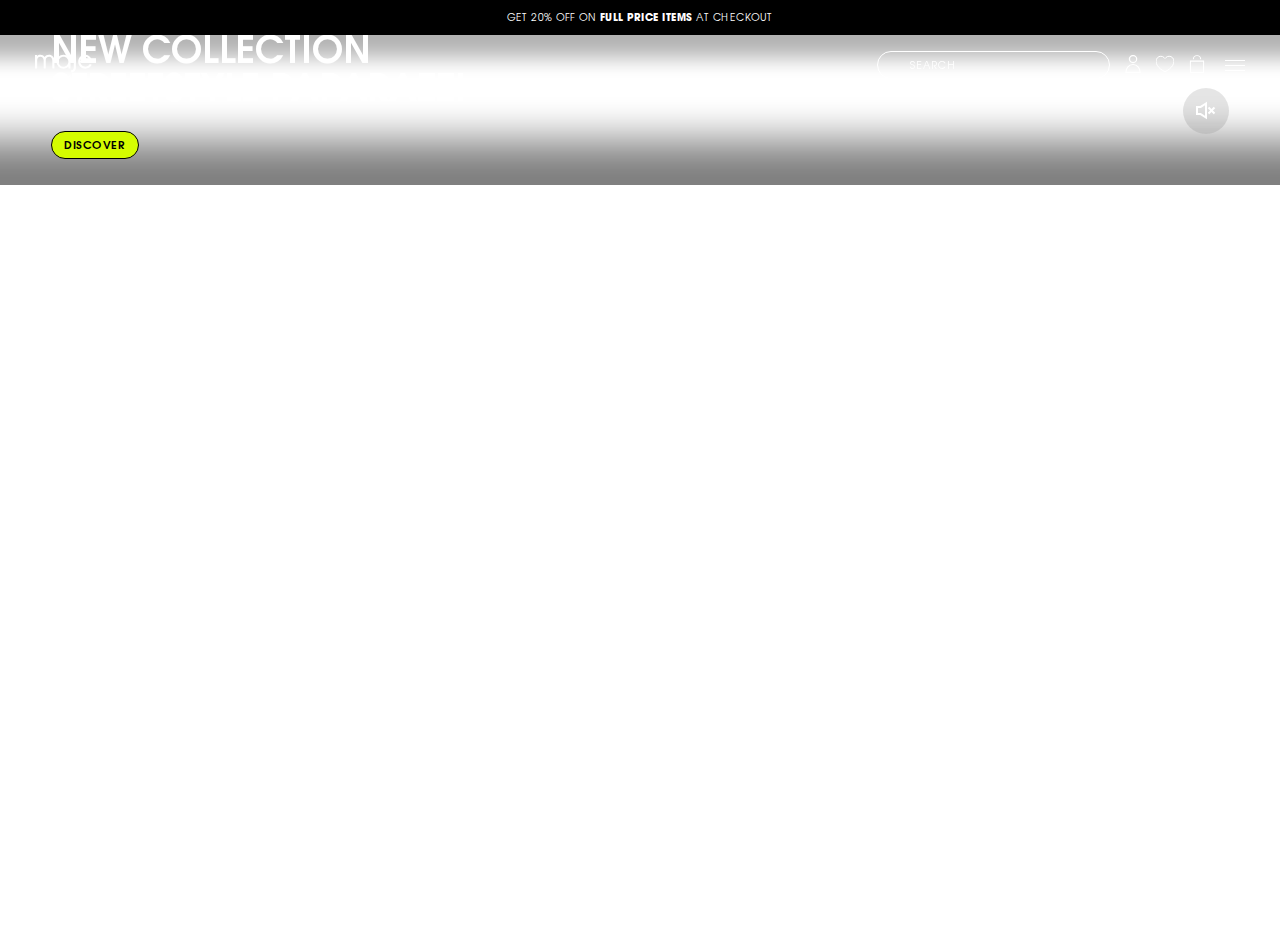
<file: index.html>
<!DOCTYPE html><html lang="en" style="--vh:7.54px; --phh:53px"></html><head><meta charset="UTF-8"><meta http-equiv="X-UA-Compatible" content="IE=edge"><meta name="viewport" content="width=device-width,initial-scale=1"><meta name="format-detection" content="telephone=no"><link rel="stylesheet" href="https://cdn.jsdelivr.net/npm/swiper@8/swiper-bundle.min.css"><link rel="stylesheet" href="css/main.css"><title>Maje</title></head><body><header class="header @@headerStatus"><a href="/" class="header__logo"><svg xmlns="http://www.w3.org/2000/svg" id="Calque_1" data-name="Calque 1" viewBox="0 0 575.1 290.54"><path d="M153.64,46.88c-18.54,0-35.3,8.79-43.78,22.69-11.79-15.67-25.5-22.69-44-22.69-13.94,0-24.88,4.51-32.61,13.42V50H11.91V183.78H33.72V104.71c0-24.2,12.1-38.65,32.36-38.65,19.35,0,33.4,16.25,33.4,38.65v79.07h21V106.54c0-9.25,1.06-16.86,3-21.41,4.67-11,17.25-19.07,29.91-19.07,20,0,33.41,16.27,33.41,40.48v77.24h21V104.71C207.81,71.74,184.52,46.88,153.64,46.88Z" transform="translate(-11.91 -4.4)"></path><path d="M563.21,142.18c-8,14.9-25.92,25.3-43.59,25.3-24.62,0-47.34-19.45-49.95-42.17H587l-.08-2.32c-.53-16.06-1.4-21.54-4.85-30.85-9.69-26.65-36.44-45.26-65-45.26-38.25,0-69.37,31.47-69.37,70.15s32.4,69.89,72.23,69.89c25.93,0,50.82-14.37,63.4-36.6l1.3-2.31-20.47-7.55Zm-92.72-36.31c5.14-23.22,24.45-39.81,46.81-39.81,22.08,0,40.24,15.53,46.92,39.81Z" transform="translate(-11.91 -4.4)"></path><path d="M348.81,68.45c-12-14.14-28.7-21.57-48.61-21.57-40.22,0-71.73,30.7-71.73,69.89a69,69,0,0,0,21,49.72,72.17,72.17,0,0,0,50.77,20.43c19.71,0,36-7.24,48.61-21.55v18.41h21.28V50H348.81ZM300.2,66.06c26.8,0,48.61,22.87,48.61,51,0,27.82-21.92,50.45-48.87,50.45-27.35,0-50.45-23.23-50.45-50.71S272.71,66.06,300.2,66.06Z" transform="translate(-11.91 -4.4)"></path><rect x="391.27" width="21.28" height="25.61"></rect><path d="M403.18,167.34c0,25-6.3,34.27-24.08,35.24l-2.13.12v21.23l2.31-.07c10.21-.27,14.18-1.2,21.17-5a42.5,42.5,0,0,0,15.76-13.83c6.64-9.68,8.26-17.08,8.26-37.72V50H403.18Z" transform="translate(-11.91 -4.4)"></path><path d="M216,254.39a1.11,1.11,0,0,1,1.11-1.11h13.38a13.09,13.09,0,1,1,.06,26.17h-8.51v13.79a1.15,1.15,0,0,1-1.11,1.12h-3.82a1.12,1.12,0,0,1-1.11-1.12Zm14.14,19.31a7.48,7.48,0,0,0,7.46-7.51,7.24,7.24,0,0,0-7.46-7h-8.1V273.7Z" transform="translate(-11.91 -4.4)"></path><path d="M247.18,292.83l18-39.49a1.4,1.4,0,0,1,1-.65h.59a1.4,1.4,0,0,1,1,.65l17.89,39.49a1,1,0,0,1-1,1.53H281a1.38,1.38,0,0,1-1.35-.88l-3.64-8H256.8c-1.17,2.7-2.4,5.34-3.58,8a1.46,1.46,0,0,1-1.35.88h-3.69A1,1,0,0,1,247.18,292.83Zm26.58-12.44-7.22-16.08h-.29l-7.16,16.08Z" transform="translate(-11.91 -4.4)"></path><path d="M295.36,254.39a1.11,1.11,0,0,1,1.11-1.11h16a12.66,12.66,0,0,1,12.79,12.56c0,5.4-3.58,9.85-8.68,11.91l8,14.9a1.12,1.12,0,0,1-1,1.71H319a1.06,1.06,0,0,1-.93-.53l-7.81-15.55H301.4v15a1.16,1.16,0,0,1-1.12,1.12h-3.81a1.11,1.11,0,0,1-1.11-1.12ZM312,273.23a7.29,7.29,0,0,0,7.16-7.28,7.19,7.19,0,0,0-7.16-7H301.52v14.26Z" transform="translate(-11.91 -4.4)"></path><path d="M338.19,254.39a1.16,1.16,0,0,1,1.12-1.11h3.87a1.16,1.16,0,0,1,1.12,1.11v38.85a1.16,1.16,0,0,1-1.12,1.12h-3.87a1.16,1.16,0,0,1-1.12-1.12Z" transform="translate(-11.91 -4.4)"></path><path d="M356.85,288.43c.53-.76,1-1.64,1.53-2.41a1.33,1.33,0,0,1,2-.47c.35.3,4.87,4.05,9.39,4.05,4.05,0,6.63-2.46,6.63-5.45,0-3.53-3.05-5.76-8.86-8.16-6-2.52-10.68-5.63-10.68-12.44,0-4.58,3.52-10.86,12.85-10.86a19.92,19.92,0,0,1,10.86,3.46,1.4,1.4,0,0,1,.35,2c-.47.7-1,1.53-1.47,2.23a1.39,1.39,0,0,1-2.05.59c-.41-.24-4.52-2.94-7.92-2.94-4.93,0-6.63,3.11-6.63,5.28,0,3.35,2.58,5.4,7.45,7.4,6.81,2.76,12.62,6,12.62,13.14,0,6.11-5.46,11.09-13.09,11.09a19,19,0,0,1-12.62-4.63C356.68,289.84,356.26,289.43,356.85,288.43Z" transform="translate(-11.91 -4.4)"></path></svg></a><nav class="header__navigation"><li><a href="#" class="header__navigation-link hot">last chance</a></li><li><a href="#" class="header__navigation-link">ready to wear</a></li><li><a href="#" class="header__navigation-link">dresses</a></li><li><a href="#" class="header__navigation-link">bags</a></li><li><a href="#" class="header__navigation-link">shoes</a></li><li><a href="#" class="header__navigation-link">accessories</a></li><li><a href="#" class="header__navigation-link">dream tomorrow</a></li></nav><div class="header__menu"><form action="/search" method="get"><input type="submit" value=""> <input type="text" name="q" class="header__search" placeholder="search"><div class="cross"></div></form><div class="header__account"><a href="/account"><svg id="Calque_1" data-name="Calque 1" xmlns="http://www.w3.org/2000/svg" viewBox="0 0 30 30"><path d="M15.05,1.91a4.92,4.92,0,1,1,0,9.83,4.92,4.92,0,0,1-4.91-4.91,4.92,4.92,0,0,1,4.91-4.92h0m0-1.91a6.83,6.83,0,1,0,0,13.65h0A6.83,6.83,0,1,0,15.05,0Z"></path><path d="M15,16.86a10.32,10.32,0,0,1,7.79,3.68,13.57,13.57,0,0,1,3.24,7.55H4a13.46,13.46,0,0,1,3.24-7.55A10.32,10.32,0,0,1,15,16.86m0-1.92A12.26,12.26,0,0,0,5.8,19.28,15.65,15.65,0,0,0,2,29.67V30H28.06v-.33h0a15.69,15.69,0,0,0-3.81-10.4A12.27,12.27,0,0,0,15,14.94Z"></path></svg></a></div><div class="header__like"><svg class="wk-icon__svg" width="100%" height="100%" viewBox="0 0 64 64" version="1.1" xmlns="http://www.w3.org/2000/svg" xmlns:xlink="http://www.w3.org/1999/xlink"><path vector-effect="non-scaling-stroke" d="M32.012,59.616c-1.119-.521-2.365-1.141-3.707-1.859a79.264,79.264,0,0,1-11.694-7.614C6.316,42,.266,32.6.254,22.076,0.244,12.358,7.871,4.506,17.232,4.5a16.661,16.661,0,0,1,11.891,4.99l2.837,2.889,2.827-2.9a16.639,16.639,0,0,1,11.874-5.02h0c9.368-.01,17.008,7.815,17.021,17.539,0.015,10.533-6.022,19.96-16.312,28.128a79.314,79.314,0,0,1-11.661,7.63C34.369,58.472,33.127,59.094,32.012,59.616Z"></path></svg></div><div class="header__cart"><a href="/cart"><svg id="Calque_1" data-name="Calque 1" xmlns="http://www.w3.org/2000/svg" viewBox="0 0 30 30"><path d="M22,7H20.2A5.2,5.2,0,0,0,9.8,7H8.05A7,7,0,0,1,22,7Z"></path><path d="M25.08,11.12V28.25H4.92V11.12H25.08m1.75-1.75H3.17V30H26.83V9.37Z"></path></svg></a></div><div class="header__burger"><span class="picto-menu-responsive"><span></span> <span></span> <span></span></span></div></div></header><!--/header--><div class="announce__bar"><div class="message__title"><p>GET 20% OFF ON <strong>FULL PRICE ITEMS</strong> AT CHECKOUT</p></div></div><section class="banner"><div class="swiper banner__swiper"><div class="swiper-wrapper"><div class="swiper-slide"><a href="#" class="img-wrapper"><video src="https://cdn.shopify.com/videos/c/o/v/3056dac384d94473a3001e95f1b97782.mp4" autoplay="" muted="" loop="" playsinline=""></video></a><div class="banner__info"><a href="#" class="banner__info-title">NEW COLLECTION<br>STREETSTYLE PAPARAZZI</a><div class="banner__info-subtitle-wrapper"><a href="#" class="banner__info-subtitle" style="background-color: #d5fd00;">DISCOVER</a></div></div><div class="video__btn"><svg class="icon-muted" width="20" height="19" x="0px" y="0px" viewBox="0 0 20 19" style="enable-background:new 0 0 20 19;" xml:space="preserve"><path d="M0,5v9h4.2l6.8,4.3V0.7L4.2,5H0z M9,4.3v10.4L4.8,12H2V7h2.8L9,4.3z M16.9,9.5l2.3,2.3l-1.4,1.4l-2.3-2.3l-2.3,2.3l-1.4-1.4                        l2.3-2.3l-2.3-2.3l1.4-1.4l2.3,2.3l2.3-2.3l1.4,1.4L16.9,9.5z"></path></svg> <svg class="icon-unmuted" width="20" height="19" x="0px" y="0px" viewBox="0 0 20 19" style="enable-background:new 0 0 20 19;" xml:space="preserve"><path d="M11,18.3L4.2,14H0V5h4.2L11,0.7V18.3z M2,12h2.8L9,14.7V4.3L4.8,7H2V12z M13,9.5c0,1.2-0.5,2.3-1.3,3.1l1.6,1.2                        c1-1.2,1.7-2.7,1.7-4.4c0-1.7-0.6-3.2-1.7-4.4l-1.6,1.2C12.5,7.2,13,8.3,13,9.5z M17,9.5c0,2.1-0.8,4.1-2.1,5.6l1.6,1.2                        C18,14.5,19,12.1,19,9.5c0-2.6-1-5-2.5-6.8l-1.6,1.2C16.2,5.4,17,7.4,17,9.5z"></path></svg></div></div><div class="swiper-slide"><a href="#" class="img-wrapper"><picture><source srcset="img/slide-1.webp" type="image/webp"><img class="pc" src="img/slide-1.jpg" alt="slide-1"></picture><picture><source srcset="img/slide-mobile-1.webp" type="image/webp"><img class="mobile" src="img/slide-mobile-1.jpg" alt="slide-2"></picture></a><div class="banner__info"><a href="#" class="banner__info-title">Summer pop colors</a><div class="banner__info-subtitle-wrapper"><a href="#" class="banner__info-subtitle">DISCOVER</a></div></div></div><div class="swiper-slide"><a href="#" class="img-wrapper"><picture><source srcset="img/slide-2.webp" type="image/webp"><img class="pc" src="img/slide-2.jpg" alt="slide-2"></picture><picture><source srcset="img/slide-mobile-2.webp" type="image/webp"><img class="mobile" src="img/slide-mobile-2.jpg" alt="slide-2"></picture></a><div class="banner__info"><a href="#" class="banner__info-title"><p class="banner__info-suptitle">Last chance</p>The last pieces of the summer collection</a><div class="banner__info-subtitle-wrapper"><a href="#" class="banner__info-subtitle">SHOP NOW</a></div></div></div></div><div class="swiper-button-prev"><svg class="flickity-button-icon" viewBox="0 0 100 100"><path d="M55.8,76.03C50.22,61.08,40.7,53.5,27.5,53.5V46.5c13.2,0,22.72-7.58,28.3-22.53C60.19,12.18,60.39,0.12,60.39,0l7.11,0.07 c-0.01,0.53-0.19,13.24-4.96,26.14C58.27,37.75,51.7,45.77,43.18,50c8.52,4.23,15.09,12.25,19.35,23.79 c4.77,12.9,4.96,25.61,4.96,26.14L60.39,100C60.39,99.88,60.19,87.82,55.8,76.03z" class="arrow"></path></svg></div><div class="swiper-button-next"><svg class="flickity-button-icon" viewBox="0 0 100 100"><path d="M55.8,76.03C50.22,61.08,40.7,53.5,27.5,53.5V46.5c13.2,0,22.72-7.58,28.3-22.53C60.19,12.18,60.39,0.12,60.39,0l7.11,0.07 c-0.01,0.53-0.19,13.24-4.96,26.14C58.27,37.75,51.7,45.77,43.18,50c8.52,4.23,15.09,12.25,19.35,23.79 c4.77,12.9,4.96,25.61,4.96,26.14L60.39,100C60.39,99.88,60.19,87.82,55.8,76.03z" class="arrow" transform="translate(100, 100) rotate(180) "></path></svg></div></div></section><!--/banner--><footer class="footer"><div class="container"></div><!--/container--></footer><!--/footer--><script src="https://cdnjs.cloudflare.com/ajax/libs/jquery/3.6.1/jquery.min.js"></script><script src="https://cdn.jsdelivr.net/npm/swiper@8/swiper-bundle.min.js"></script><script src="js/main.js"></script></body>
</file>
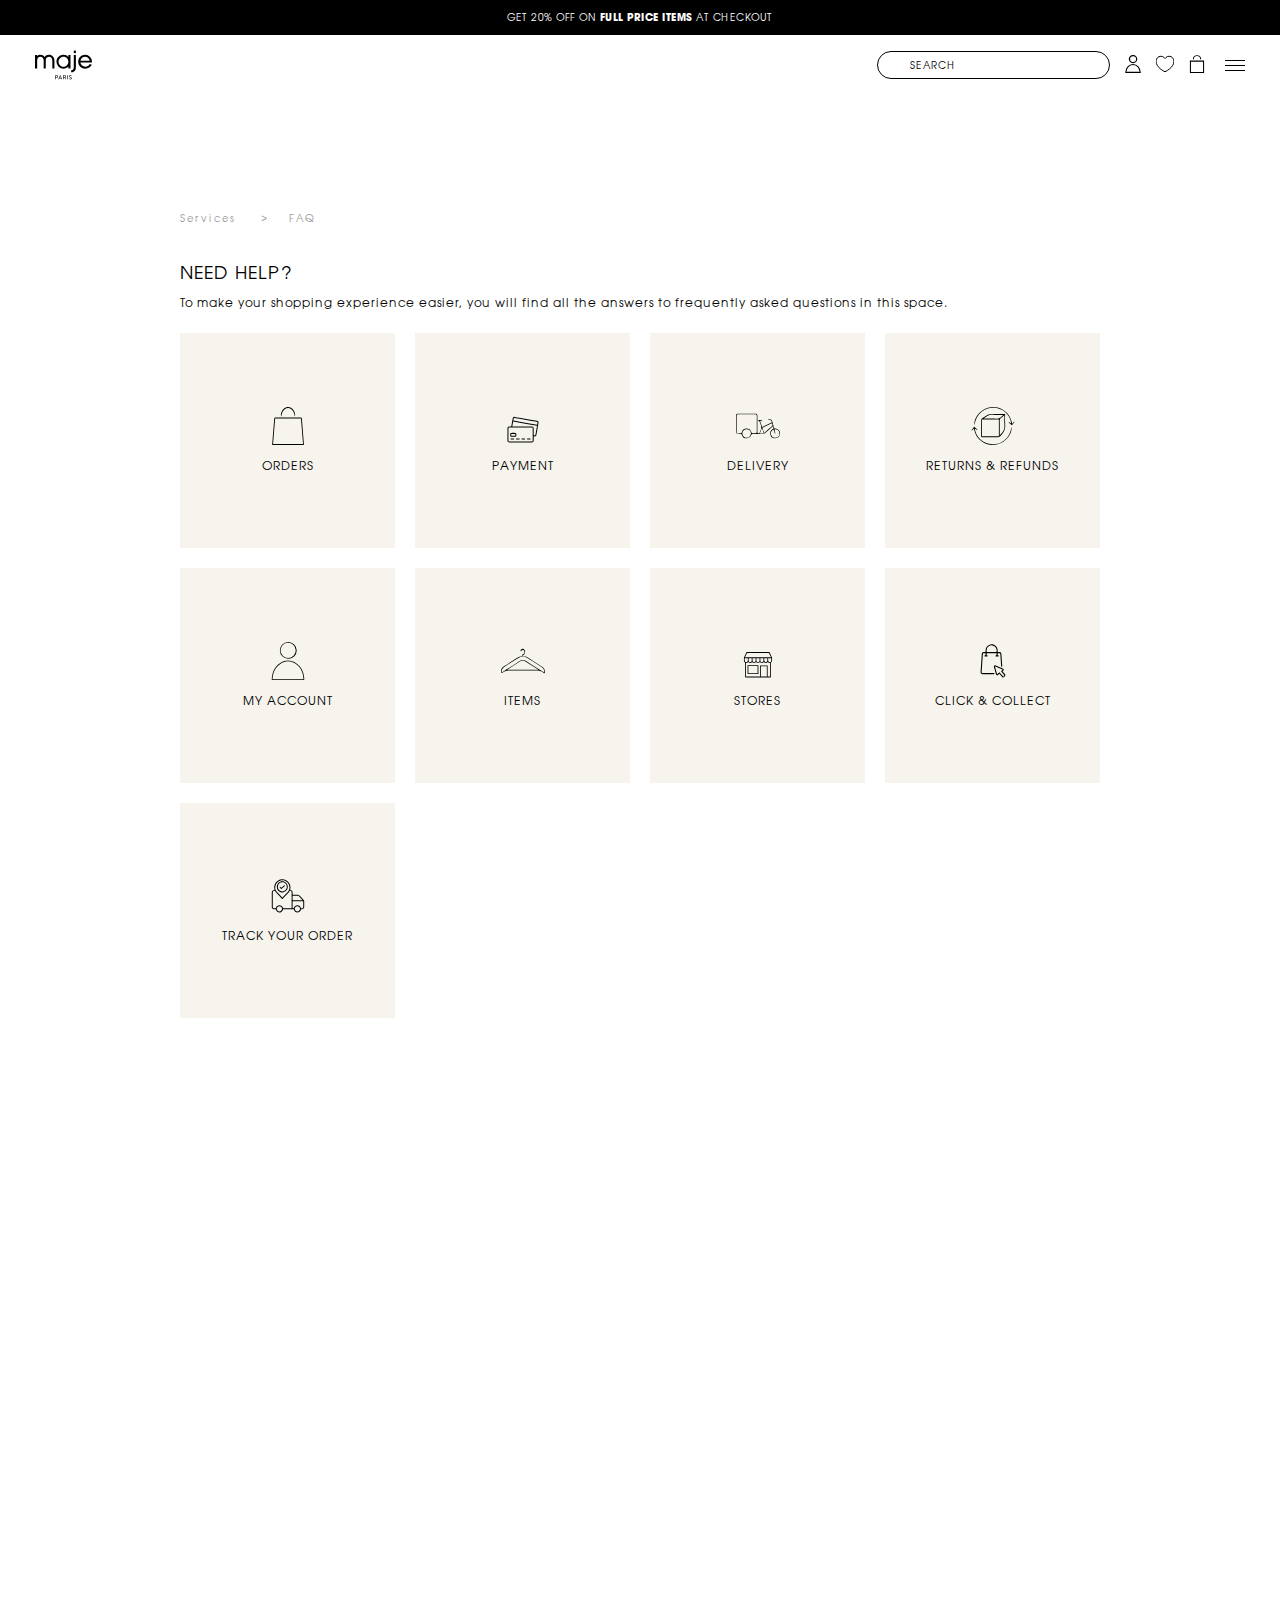
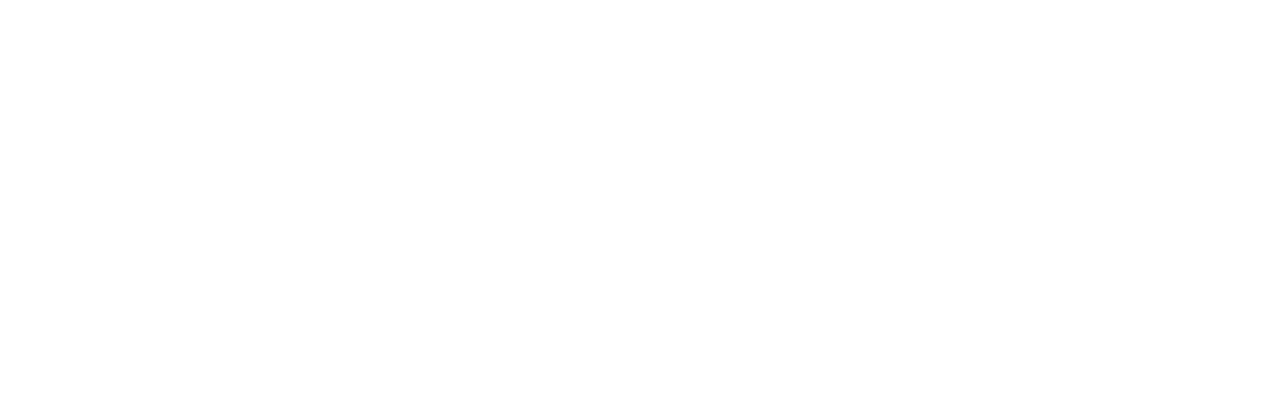
<file: faq.html>
<!DOCTYPE html><html lang="en" style="--vh:7.54px; --phh:53px"></html><head><meta charset="UTF-8"><meta http-equiv="X-UA-Compatible" content="IE=edge"><meta name="viewport" content="width=device-width,initial-scale=1"><meta name="format-detection" content="telephone=no"><link rel="stylesheet" href="https://cdn.jsdelivr.net/npm/swiper@8/swiper-bundle.min.css"><link rel="stylesheet" href="css/main.css"><title>Faq - Maje</title></head><body><header class="header fixed"><a href="/" class="header__logo"><svg xmlns="http://www.w3.org/2000/svg" id="Calque_1" data-name="Calque 1" viewBox="0 0 575.1 290.54"><path d="M153.64,46.88c-18.54,0-35.3,8.79-43.78,22.69-11.79-15.67-25.5-22.69-44-22.69-13.94,0-24.88,4.51-32.61,13.42V50H11.91V183.78H33.72V104.71c0-24.2,12.1-38.65,32.36-38.65,19.35,0,33.4,16.25,33.4,38.65v79.07h21V106.54c0-9.25,1.06-16.86,3-21.41,4.67-11,17.25-19.07,29.91-19.07,20,0,33.41,16.27,33.41,40.48v77.24h21V104.71C207.81,71.74,184.52,46.88,153.64,46.88Z" transform="translate(-11.91 -4.4)"></path><path d="M563.21,142.18c-8,14.9-25.92,25.3-43.59,25.3-24.62,0-47.34-19.45-49.95-42.17H587l-.08-2.32c-.53-16.06-1.4-21.54-4.85-30.85-9.69-26.65-36.44-45.26-65-45.26-38.25,0-69.37,31.47-69.37,70.15s32.4,69.89,72.23,69.89c25.93,0,50.82-14.37,63.4-36.6l1.3-2.31-20.47-7.55Zm-92.72-36.31c5.14-23.22,24.45-39.81,46.81-39.81,22.08,0,40.24,15.53,46.92,39.81Z" transform="translate(-11.91 -4.4)"></path><path d="M348.81,68.45c-12-14.14-28.7-21.57-48.61-21.57-40.22,0-71.73,30.7-71.73,69.89a69,69,0,0,0,21,49.72,72.17,72.17,0,0,0,50.77,20.43c19.71,0,36-7.24,48.61-21.55v18.41h21.28V50H348.81ZM300.2,66.06c26.8,0,48.61,22.87,48.61,51,0,27.82-21.92,50.45-48.87,50.45-27.35,0-50.45-23.23-50.45-50.71S272.71,66.06,300.2,66.06Z" transform="translate(-11.91 -4.4)"></path><rect x="391.27" width="21.28" height="25.61"></rect><path d="M403.18,167.34c0,25-6.3,34.27-24.08,35.24l-2.13.12v21.23l2.31-.07c10.21-.27,14.18-1.2,21.17-5a42.5,42.5,0,0,0,15.76-13.83c6.64-9.68,8.26-17.08,8.26-37.72V50H403.18Z" transform="translate(-11.91 -4.4)"></path><path d="M216,254.39a1.11,1.11,0,0,1,1.11-1.11h13.38a13.09,13.09,0,1,1,.06,26.17h-8.51v13.79a1.15,1.15,0,0,1-1.11,1.12h-3.82a1.12,1.12,0,0,1-1.11-1.12Zm14.14,19.31a7.48,7.48,0,0,0,7.46-7.51,7.24,7.24,0,0,0-7.46-7h-8.1V273.7Z" transform="translate(-11.91 -4.4)"></path><path d="M247.18,292.83l18-39.49a1.4,1.4,0,0,1,1-.65h.59a1.4,1.4,0,0,1,1,.65l17.89,39.49a1,1,0,0,1-1,1.53H281a1.38,1.38,0,0,1-1.35-.88l-3.64-8H256.8c-1.17,2.7-2.4,5.34-3.58,8a1.46,1.46,0,0,1-1.35.88h-3.69A1,1,0,0,1,247.18,292.83Zm26.58-12.44-7.22-16.08h-.29l-7.16,16.08Z" transform="translate(-11.91 -4.4)"></path><path d="M295.36,254.39a1.11,1.11,0,0,1,1.11-1.11h16a12.66,12.66,0,0,1,12.79,12.56c0,5.4-3.58,9.85-8.68,11.91l8,14.9a1.12,1.12,0,0,1-1,1.71H319a1.06,1.06,0,0,1-.93-.53l-7.81-15.55H301.4v15a1.16,1.16,0,0,1-1.12,1.12h-3.81a1.11,1.11,0,0,1-1.11-1.12ZM312,273.23a7.29,7.29,0,0,0,7.16-7.28,7.19,7.19,0,0,0-7.16-7H301.52v14.26Z" transform="translate(-11.91 -4.4)"></path><path d="M338.19,254.39a1.16,1.16,0,0,1,1.12-1.11h3.87a1.16,1.16,0,0,1,1.12,1.11v38.85a1.16,1.16,0,0,1-1.12,1.12h-3.87a1.16,1.16,0,0,1-1.12-1.12Z" transform="translate(-11.91 -4.4)"></path><path d="M356.85,288.43c.53-.76,1-1.64,1.53-2.41a1.33,1.33,0,0,1,2-.47c.35.3,4.87,4.05,9.39,4.05,4.05,0,6.63-2.46,6.63-5.45,0-3.53-3.05-5.76-8.86-8.16-6-2.52-10.68-5.63-10.68-12.44,0-4.58,3.52-10.86,12.85-10.86a19.92,19.92,0,0,1,10.86,3.46,1.4,1.4,0,0,1,.35,2c-.47.7-1,1.53-1.47,2.23a1.39,1.39,0,0,1-2.05.59c-.41-.24-4.52-2.94-7.92-2.94-4.93,0-6.63,3.11-6.63,5.28,0,3.35,2.58,5.4,7.45,7.4,6.81,2.76,12.62,6,12.62,13.14,0,6.11-5.46,11.09-13.09,11.09a19,19,0,0,1-12.62-4.63C356.68,289.84,356.26,289.43,356.85,288.43Z" transform="translate(-11.91 -4.4)"></path></svg></a><nav class="header__navigation"><li><a href="#" class="header__navigation-link hot">last chance</a></li><li><a href="#" class="header__navigation-link">ready to wear</a></li><li><a href="#" class="header__navigation-link">dresses</a></li><li><a href="#" class="header__navigation-link">bags</a></li><li><a href="#" class="header__navigation-link">shoes</a></li><li><a href="#" class="header__navigation-link">accessories</a></li><li><a href="#" class="header__navigation-link">dream tomorrow</a></li></nav><div class="header__menu"><form action="/search" method="get"><input type="submit" value=""> <input type="text" name="q" class="header__search" placeholder="search"><div class="cross"></div></form><div class="header__account"><a href="/account"><svg id="Calque_1" data-name="Calque 1" xmlns="http://www.w3.org/2000/svg" viewBox="0 0 30 30"><path d="M15.05,1.91a4.92,4.92,0,1,1,0,9.83,4.92,4.92,0,0,1-4.91-4.91,4.92,4.92,0,0,1,4.91-4.92h0m0-1.91a6.83,6.83,0,1,0,0,13.65h0A6.83,6.83,0,1,0,15.05,0Z"></path><path d="M15,16.86a10.32,10.32,0,0,1,7.79,3.68,13.57,13.57,0,0,1,3.24,7.55H4a13.46,13.46,0,0,1,3.24-7.55A10.32,10.32,0,0,1,15,16.86m0-1.92A12.26,12.26,0,0,0,5.8,19.28,15.65,15.65,0,0,0,2,29.67V30H28.06v-.33h0a15.69,15.69,0,0,0-3.81-10.4A12.27,12.27,0,0,0,15,14.94Z"></path></svg></a></div><div class="header__like"><svg class="wk-icon__svg" width="100%" height="100%" viewBox="0 0 64 64" version="1.1" xmlns="http://www.w3.org/2000/svg" xmlns:xlink="http://www.w3.org/1999/xlink"><path vector-effect="non-scaling-stroke" d="M32.012,59.616c-1.119-.521-2.365-1.141-3.707-1.859a79.264,79.264,0,0,1-11.694-7.614C6.316,42,.266,32.6.254,22.076,0.244,12.358,7.871,4.506,17.232,4.5a16.661,16.661,0,0,1,11.891,4.99l2.837,2.889,2.827-2.9a16.639,16.639,0,0,1,11.874-5.02h0c9.368-.01,17.008,7.815,17.021,17.539,0.015,10.533-6.022,19.96-16.312,28.128a79.314,79.314,0,0,1-11.661,7.63C34.369,58.472,33.127,59.094,32.012,59.616Z"></path></svg></div><div class="header__cart"><a href="/cart"><svg id="Calque_1" data-name="Calque 1" xmlns="http://www.w3.org/2000/svg" viewBox="0 0 30 30"><path d="M22,7H20.2A5.2,5.2,0,0,0,9.8,7H8.05A7,7,0,0,1,22,7Z"></path><path d="M25.08,11.12V28.25H4.92V11.12H25.08m1.75-1.75H3.17V30H26.83V9.37Z"></path></svg></a></div><div class="header__burger"><span class="picto-menu-responsive"><span></span> <span></span> <span></span></span></div></div></header><!--/header--><div class="announce__bar"><div class="message__title"><p>GET 20% OFF ON <strong>FULL PRICE ITEMS</strong> AT CHECKOUT</p></div></div><secton class="faq-banner"><div class="faq-banner__container"><h1 class="faq-banner__title">Frequently Asked Questions</h1><ul class="services__addres"><li>Services</li><li id="main__faq" class="active"><span class="underline">FAQ</span></li><li id="main__faq-category"></li><li id="main__faq-quesion"></li></ul></div><!--/container--></secton><!--/faq-banner--><section class="help"><div class="help__container"><h2 class="help__title">NEED HELP?</h2><p class="help__text">To make your shopping experience easier, you will find all the answers to frequently asked questions in this space.</p><div class="help__categories"><div class="help__categories-item" data-name="Orders"><span class="help__categories-svg"><svg xmlns="http://www.w3.org/2000/svg" viewBox="0 0 98.77 118.53"><g id="Layer_2" data-name="Layer 2"><g id="Layer_1-2" data-name="Layer 1"><path d="M98.71,118.53H0c.55-7.7,1-15.1,1.63-22.5C3.2,76.44,4.92,56.86,6.33,37.25c.27-3.75,1.6-4.66,5.16-4.64,25.35.14,50.7.1,76,0,2.93,0,5,.07,5.29,4,1.83,25.08,3.91,50.15,5.87,75.22C98.86,114,98.71,116.12,98.71,118.53Zm-2.43-2.73c-2.18-27-4.31-53.39-6.46-80H9.26C7.11,62.51,5,89,2.81,115.8Z"></path><path d="M70.5,29.4c-.25-1.36-.52-2.72-.74-4.09-1.2-7.31-4.16-13.68-10-18.48-6.6-5.44-13.85-5.46-20.48,0-5.51,4.55-8.51,10.56-9.76,17.51-.31,1.71-.67,3.41-1.14,5.82-3.54-5.84.66-17.68,7.81-24.36s16-7.67,23.71-2.39C68.38,9.21,74.4,22.54,70.5,29.4Z"></path></g></g></svg> </span><span class="help__categories-name">Orders</span></div><div class="help__categories-item" data-name="Payment"><span class="help__categories-svg"><svg version="1.1" id="Layer_1" xmlns="http://www.w3.org/2000/svg" x="0px" y="0px" viewBox="0 0 500 500" style="enable-background:new 0 0 500 500;" xmlns:xlink="http://www.w3.org/1999/xlink" xml:space="preserve"><g><path d="M45.47,276.42c0.7-1.69,1.31-3.42,2.12-5.06c4.2-8.5,11-13.22,20.54-13.42c9.03-0.19,18.06-0.04,27.36-0.04                            c2-11.32,3.96-22.28,5.87-33.26c4.33-24.91,8.58-49.83,12.98-74.72c2.35-13.31,13.89-21.95,27.31-19.8                            c20.49,3.28,40.88,7.14,61.31,10.77c48.58,8.65,97.17,17.33,145.75,25.99c28.68,5.11,57.38,10.12,86.03,15.37                            c14.12,2.59,21.88,14.48,19.3,29.45c-8.86,51.4-17.77,102.79-26.81,154.15c-2.95,16.74-14.15,24.27-30.87,21.3                            c-1.7-0.3-3.41-0.52-5.63-0.86c0,1.65,0,3.07,0,4.49c0,16.79,0.02,33.57-0.01,50.36c-0.02,15.6-9.5,25.29-25.09,25.29                            c-98.29,0.05-196.59,0.01-294.88,0.04c-13.26,0-21.35-6.63-25.28-18.94C45.47,390.48,45.47,333.45,45.47,276.42z M218.01,453.14                            c48.88,0,97.76,0,146.65,0c9.49,0,12.75-3.22,12.75-12.67c0.01-52.22,0.01-104.44,0-156.67c0-9.59-3.33-12.88-13.02-12.88                            c-97.5,0-195,0-292.49,0c-9.9,0-13.2,3.27-13.2,13.15c-0.01,51.96-0.01,103.91,0,155.87c0,10.06,3.12,13.2,13.07,13.2                            C120.51,453.14,169.26,453.14,218.01,453.14z M434.53,246.88c-104.64-18.66-209.07-37.28-313.92-55.99                            c-3.89,22.36-7.73,44.42-11.65,66.99c2.39,0,4.1,0,5.8,0c83.51,0,167.01,0.17,250.52-0.16c14.9-0.06,25.81,10.73,25.57,25.75                            c-0.43,26.5-0.12,53.02-0.12,79.52c0,10.76,0,10.76,10.92,11.32c7.54,0.39,11.1-2.45,12.4-9.86c3.91-22.28,7.83-44.55,11.72-66.83                            C428.69,280.87,431.56,264.1,434.53,246.88z M436.86,233.88c1.53-8.99,3.18-17.47,4.36-26.01c0.97-6.99-2.54-11.53-9.55-12.8                            c-28.8-5.19-57.62-10.28-86.43-15.41c-47.01-8.38-94.02-16.77-141.04-25.17c-21.21-3.79-42.42-7.6-63.64-11.37                            c-5.72-1.02-11.25,1.56-12.48,6.76c-2.15,9.14-3.54,18.45-5.3,27.98C227.63,196.57,331.97,215.17,436.86,233.88z"></path><path d="M122.13,392.44c-7.85,0-15.7,0.06-23.56-0.02c-9.88-0.1-16.78-6.91-16.99-16.82c-0.13-6.12-0.14-12.25,0.01-18.37                            c0.24-9.65,7.13-16.62,16.76-16.71c15.84-0.15,31.67-0.16,47.51,0.01c9.49,0.1,16.26,7.02,16.47,16.48                            c0.14,6.25,0.13,12.51,0.01,18.77c-0.19,9.78-6.93,16.51-16.65,16.64C137.84,392.52,129.98,392.44,122.13,392.44z M122.08,353.83                            c-7.45,0-14.91,0.09-22.36-0.04c-3.33-0.06-4.94,1.11-4.85,4.62c0.13,5.46,0.12,10.92,0.01,16.37c-0.07,3.27,1.47,4.58,4.58,4.58                            c15.04-0.02,30.08-0.02,45.13,0c3.36,0.01,4.81-1.59,4.75-4.92c-0.09-5.19-0.13-10.39,0.01-15.58c0.11-3.82-1.56-5.18-5.29-5.09                            C136.72,353.95,129.4,353.83,122.08,353.83z"></path><path d="M254.24,413.59c5.86,0,11.72-0.06,17.59,0.02c4.95,0.06,7.86,2.57,7.84,6.57c-0.02,4.01-2.98,6.55-7.87,6.56                            c-11.86,0.04-23.71,0.04-35.57,0c-4.63-0.02-7.52-2.52-7.65-6.39c-0.13-3.98,2.83-6.67,7.68-6.74                            C242.25,413.53,248.25,413.59,254.24,413.59z"></path><path d="M326.3,426.76c-5.86,0-11.72,0.03-17.58-0.01c-4.89-0.03-7.93-2.49-8.05-6.42c-0.13-4.09,2.92-6.69,8.13-6.72                            c11.72-0.05,23.44-0.06,35.16,0.01c5.04,0.03,7.79,2.47,7.76,6.59c-0.03,4.12-2.83,6.5-7.83,6.54                            C338.02,426.79,332.16,426.76,326.3,426.76z"></path><path d="M181.8,426.75c-5.99,0-11.99,0.06-17.98-0.02c-4.59-0.06-7.34-2.67-7.29-6.68c0.05-3.8,2.71-6.38,7.13-6.42                            c12.25-0.1,24.51-0.1,36.76,0c4.34,0.04,7.14,2.74,7.18,6.44c0.05,3.81-2.96,6.6-7.42,6.65                            C194.06,426.81,187.93,426.75,181.8,426.75z"></path><path d="M109.67,426.75c-5.99,0-11.98,0.06-17.97-0.02c-4.58-0.06-7.31-2.68-7.26-6.69c0.05-3.85,2.64-6.37,7.12-6.4                            c12.25-0.1,24.5-0.1,36.75,0c4.35,0.03,7.1,2.71,7.13,6.45c0.04,3.86-2.9,6.58-7.39,6.64C121.93,426.81,115.8,426.75,109.67,426.75                            z"></path></g></svg> </span><span class="help__categories-name">PAYMENT</span></div><div class="help__categories-item" data-name="Delivery"><span class="help__categories-svg"><svg xmlns="http://www.w3.org/2000/svg" viewBox="0 0 124.96 70.14"><defs><style>.delivery-faq {                                    fill: #fff;                                }</style></defs><g id="Layer_2" data-name="Layer 2"><g id="Layer_1-2" data-name="Layer 1"><path d="M106.51,42.44c-.66-2.31-1.2-4.18-1.87-6.53C97.18,42.45,90.31,48.75,83.1,54.63a13.42,13.42,0,0,1-7.49,2.79c-9,.34-18,.2-27,.11-2.7,0-4.44.27-5.53,3.45-2,5.92-6.73,9-13,9.13a13.27,13.27,0,0,1-13.09-9c-1.06-3.08-2.67-3.55-5.47-3.56C0,57.48,0,57.41,0,46Q0,27,0,8C0,1,1,0,7.66,0Q30.9,0,54.15,0c5.7,0,6.69,1,6.7,6.75q.06,24.21,0,48.5c3.76,1.37,6.27.74,7.09-3.44a4,4,0,0,1,.59-1.37c6.35-9.87,1.85-19.13-1.82-28.32-.54-1.36-2.81-2-5.07-3.55,4.78.15,9.06-1.86,13.68,2.73L68.1,19.9c2.16,6.36,4,11.91,6.16,18.14l27-12.86c.82-9.6-6.59-6.64-12-7.52,7.28-3.58,12-1.74,13.75,4.73,1.46,5.3,3,10.57,4.24,15.92.61,2.66,1.56,3.75,4.56,3.92A13.49,13.49,0,0,1,125,56.38a14,14,0,0,1-27.87,1.47C96.2,50.61,100.06,45.88,106.51,42.44ZM15.46,55.62c.48-1.58.83-3,1.36-4.42A14,14,0,0,1,29.9,42.1c6.08,0,12,3.48,13.29,9.36,1,4.36,3.21,4.74,6.65,4.44a23.12,23.12,0,0,1,4,0c3.86.31,5.31-1.38,5.27-5.27-.15-14.48-.18-29,0-43.45.06-4.25-1.59-5.43-5.6-5.39q-23,.24-46,0C3.23,1.72,1.68,3.16,1.76,7.54c.22,12-.07,24,.11,36C2.07,56.09-1.39,56.44,15.46,55.62ZM30.13,44a12.13,12.13,0,1,0,12.16,12A12.11,12.11,0,0,0,30.13,44Zm81.64,12-1.29.73c-.58-1.94-1.17-3.88-1.74-5.83s-1.13-3.95-1.73-6c-7.31,3.65-9.84,9.64-7.26,15.86a12.15,12.15,0,0,0,23.1-7.35c-1.33-6.14-6.68-9.68-13.69-8.79Q110.47,50.24,111.77,55.93Zm-31.7-.86c7-6.2,13.43-12.23,20.26-17.72,3.94-3.16,4.16-6.17,1.42-10.38L74.91,39.85C76.7,45.14,78.28,49.8,80.07,55.07Zm-1.72.46c-1.57-4.45-2.93-8.34-4.77-13.59-2,5.49-3.35,9.42-4.83,13.59Z"></path><path class="delivery-faq" d="M78.35,55.53h-9.6c1.48-4.17,2.87-8.1,4.83-13.59C75.42,47.19,76.78,51.08,78.35,55.53Z"></path></g></g></svg> </span><span class="help__categories-name">Delivery</span></div><div class="help__categories-item" data-name="Returns & refunds"><span class="help__categories-svg"><svg xmlns="http://www.w3.org/2000/svg" viewBox="0 0 126.02 111.17"><g id="Layer_2" data-name="Layer 2"><g id="Layer_1-2" data-name="Layer 1"><path d="M98.45,20.79c0,9.57-.81,18.61.19,27.45,1.56,13.9-2.3,25.14-12.14,35.06-3.46,3.48-6.35,5.38-11.31,5.27-14.16-.32-28.33-.21-42.49,0-3.45,0-4.6-1-4.56-4.54.17-15.33,0-30.66.21-46a7.79,7.79,0,0,1,3-5.41c5.33-3.68,11-6.92,16.57-10.22a8.89,8.89,0,0,1,4.11-1.51C67.21,20.75,82.35,20.79,98.45,20.79ZM80.23,36.28H30.68V85.74H80.23Zm2.52,46.46C93.52,73.92,98.11,63.82,96.5,50.67c-1-8.28-.19-16.79-.19-26.32-3.81,3.11-6.58,5.68-9.66,7.8s-4.08,4.71-4,8.41c.25,9.64.08,19.3.08,28.94ZM35.53,33.82c12.82,0,25.67-.61,38.44.2,9.13.58,13.22-5.66,18.74-10.55-10.29-.56-20.49.27-30.48-.78C51.07,21.53,43.48,27.56,35.53,33.82Z"></path><path d="M9.13,53.59C5,34.55,24.48,9.1,48.09,2.31,64.35-2.37,79.8.12,94,9.17s21.8,22.38,24.89,38.71l1.51.85,4-6.47L126,43.67l-7.73,9.77-9.58-7.79,1-1.42,6.21,4.17c-.4-16.57-15.42-40.23-42.38-45.12-16.06-2.91-30.8.58-43.65,10.8C17.24,24.12,11.11,37.72,9.13,53.59Z"></path><path d="M117.11,57.57c3.35,20.59-16.18,45.37-40.3,51.65-16.16,4.21-31.45,1.58-45.4-7.62C17.62,92.5,10.17,79.15,7,62.56L1.46,68.85,0,67.66l7.86-9.89,9.54,7.9-1,1.39-6.28-4.35c.49,20.08,19.42,40.65,41.15,45,16.24,3.24,31.16,0,44.34-10.07S114.92,73.71,117.11,57.57Z"></path></g></g></svg> </span><span class="help__categories-name">RETURNS & REFUNDS</span></div><div class="help__categories-item" data-name="My account"><span class="help__categories-svg"><svg xmlns="http://www.w3.org/2000/svg" viewBox="0 0 101.87 118.8"><g id="Layer_2" data-name="Layer 2"><g id="Layer_1-2" data-name="Layer 1"><path d="M0,118.07c.75-22.53,8.29-41.32,28-53.4C48,52.47,72,57.49,88,76.78c9.17,11.08,13,24.17,13.88,38.32.14,2.43-.49,3.71-3.26,3.7q-48.24-.1-96.48-.1A11,11,0,0,1,0,118.07Zm99.41-1.92C98.1,95,90.68,77.72,72.36,66.78c-15.31-9.14-31-8.33-45.6,1.77C10.35,79.89,3.58,96.39,2.58,116.15Z"></path><path d="M51.27,52.65A26.33,26.33,0,0,1,51.39,0a26.33,26.33,0,1,1-.12,52.65ZM75.1,26.17a23.78,23.78,0,1,0-23.7,24A23.75,23.75,0,0,0,75.1,26.17Z"></path></g></g></svg> </span><span class="help__categories-name">MY ACCOUNT</span></div><div class="help__categories-item" data-name="Items"><span class="help__categories-svg"><svg xmlns="http://www.w3.org/2000/svg" viewBox="0 0 125.55 69.36"><g id="Layer_2" data-name="Layer 2"><g id="Layer_1-2" data-name="Layer 1"><path d="M60.93,20.24c.1-1.22.22-2.7.37-4.57,5.64-.51,6.34-4.5,5.24-8.83-.47-1.85-3.07-4.79-4-4.56-2.42.6-4.45,2.73-6.89,4.42A5.71,5.71,0,0,1,59.39.64C62.6-.78,65.3.23,67.26,3c2.93,4.09,1.42,10.82-2.69,13.79-1,.7-1.28,2.35-2.47,4.71,8.5-1.63,13.42,2.65,18.86,6.28q17.85,11.94,36.26,23c6,3.64,8.16,8.87,8.32,15.4.08,3.06-1.28,4-4.05,2.55a1.68,1.68,0,0,1-.42-.27c-7.72-7.58-17.44-6.77-27.11-6.7-22.81.15-45.62.27-68.43-.08-7.43-.11-14.09.73-20,5.68-1.16,1-3.24.87-4.9,1.26A24.08,24.08,0,0,1,0,63.89C.32,57.8,3.18,53.3,8.4,50,22.32,41.23,36,32.1,50,23.47,53,21.66,56.87,21.39,60.93,20.24ZM105.55,59.7l.28-.93C93,50.71,80.29,42.58,67.41,34.66c-4.07-2.51-8.29-1.76-12.24.79Q38,46.54,20.77,57.62a14.49,14.49,0,0,0-2,2.08Zm17.88,7.93c.6-7.59-2.19-12.21-7.87-15.77-14-8.74-27.44-18.26-41.62-26.61A22.75,22.75,0,0,0,51,25.18C36.79,33.38,23.21,42.74,9.32,51.57c-5.58,3.56-8,8.53-7.26,15.82,1.89-1.17,3.4-2.08,4.89-3C22.05,54.61,37.24,45,52.19,35.05c6.64-4.42,12.71-4.75,19.37-.19,7.14,4.88,14.55,9.36,21.87,14C103.26,55,113.1,61.16,123.43,67.63Z"></path></g></g></svg> </span><span class="help__categories-name">ITEMS</span></div><div class="help__categories-item" data-name="Stores"><span class="help__categories-svg"><svg version="1.1" id="Layer_1" xmlns="http://www.w3.org/2000/svg" x="0px" y="0px" viewBox="0 0 500 500" style="enable-background:new 0 0 500 500;" xmlns:xlink="http://www.w3.org/1999/xlink" xml:space="preserve"><g><path d="M249.94,466.18c-53.75,0-107.5,0-161.25,0c-7.22,0-8.37-1.17-8.37-8.43c0-60.76-0.02-121.51,0.06-182.27                                c0-2.71-0.78-4.3-2.96-5.93c-7.93-5.89-12.23-13.91-12.38-23.83c-0.19-12.73-0.1-25.47-0.06-38.21c0-1.22,0.34-2.52,0.86-3.64                                c9.99-21.72,20.11-43.38,30-65.15c1.82-4.01,4.22-5.74,8.72-5.73c96.93,0.09,193.86,0.09,290.79,0c4.44,0,6.95,1.56,8.79,5.62                                c9.89,21.77,20.02,43.42,30,65.15c0.61,1.33,0.89,2.92,0.9,4.39c0.07,11.72-0.06,23.44,0.05,35.15                                c0.11,11.58-4.47,20.61-13.79,27.49c-1.27,0.94-2.01,3.37-2.02,5.12c-0.1,60.25-0.08,120.49-0.09,180.74c0,1.4,0.03,2.8-0.05,4.2                                c-0.19,3.32-1.96,5.11-5.3,5.3c-0.64,0.03-1.27,0.03-1.91,0.03c-42.54,0.09-85.08,0.19-127.61,0.27c-11.46,0.02-22.92,0-34.38,0                                C249.94,466.36,249.94,466.27,249.94,466.18z M276.5,455.4c0-1.84,0-3.46,0-5.08c0-44.97,0-89.94,0-134.9                                c0-6.53,1.27-7.78,7.85-7.78c28.15-0.01,56.31-0.01,84.46,0c6.88,0,8.1,1.26,8.1,8.32c0,44.97,0,89.94,0,134.9                                c0,1.49,0,2.97,0,4.53c10.78,0,21.05,0,31.47,0c0-60,0-119.77,0-178.65c-5.91-1.25-11.69-1.57-16.64-3.77                                c-5.03-2.24-9.24-6.34-13.84-9.65c-12.16,15.89-36.08,17.81-51-0.73c-6.44,8.3-14.72,13.12-25.41,13.17                                c-10.85,0.05-19.21-4.89-25.77-13.28c-13.36,17.56-37.7,17.88-51.47,0c-6.45,8.3-14.7,13.2-25.4,13.28                                c-10.84,0.08-19.22-4.81-25.94-13.35c-6.61,8.55-14.93,13.31-25.62,13.35c-10.82,0.04-19.15-4.96-25.81-13.37                                c-7.76,10.33-17.94,14.37-30.25,13.26c0,60.18,0,119.96,0,179.75C153.03,455.4,214.52,455.4,276.5,455.4z M78.72,201.32                                c114.39,0,228.3,0,342.53,0c-0.71-1.61-1.25-2.89-1.83-4.14c-7.62-16.52-15.34-32.99-22.77-49.59c-1.44-3.21-3.17-4.1-6.57-4.09                                c-90.96,0.1-181.91,0.24-272.87-0.17c-9.06-0.04-13.61,2.2-17.03,10.79C93.85,170.03,86.07,185.36,78.72,201.32z M366.09,455.25                                c0-45.81,0-91.21,0-136.8c-26.36,0-52.5,0-78.79,0c0,45.72,0,91.2,0,136.8C313.66,455.25,339.72,455.25,366.09,455.25z                                 M281.53,212.66c-0.14,0.77-0.26,1.14-0.27,1.52c-0.02,10.32-0.06,20.63-0.02,30.95c0.04,11.2,8.58,19.85,19.72,20.06                                c11.2,0.21,20.5-8.44,20.76-19.58c0.2-8.27,0.04-16.56,0.05-24.84c0-2.64,0-5.27,0-8.11C308.13,212.66,294.94,212.66,281.53,212.66                                z M178.29,212.66c0,11.59-0.39,22.81,0.11,33.98c0.49,10.95,10.24,19.02,21.31,18.52c10.78-0.49,18.99-9.05,19.07-19.92                                c0.03-4.58,0.01-9.17,0.01-13.76c0-6.21,0-12.41,0-18.82C205.16,212.66,191.98,212.66,178.29,212.66z M383.81,212.69                                c0,11.6-0.29,22.8,0.09,33.98c0.34,9.91,9,17.96,19.01,18.48c10.37,0.53,20.28-6.42,21.06-16.44c0.91-11.86,0.21-23.84,0.21-36.01                                C410.79,212.69,397.5,212.69,383.81,212.69z M116.18,212.71c-13.72,0-27.01,0-40.57,0c0,11.31-0.22,22.37,0.06,33.41                                c0.27,10.53,9,18.77,19.59,19.06c10.74,0.29,20.31-7.65,20.8-18.2C116.58,235.69,116.18,224.35,116.18,212.71z M332.53,212.62                                c0,11.1-0.02,21.77,0.01,32.44c0.03,11.26,8.81,20.05,20.05,20.13c11.36,0.08,20.41-8.79,20.47-20.17c0.06-9.79,0.02-19.58,0-29.37                                c0-0.97-0.15-1.94-0.24-3.03C359.37,212.62,346.2,212.62,332.53,212.62z M126.95,212.66c0,11.04-0.05,21.82,0.01,32.61                                c0.06,9.75,7.49,18.34,16.9,19.69c10.26,1.47,19.69-4.22,22.77-13.76c0.27-0.84,0.66-1.72,0.66-2.58                                c0.04-11.92,0.03-23.83,0.03-35.96C153.93,212.66,140.75,212.66,126.95,212.66z M269.94,212.68c-13.35,0-26.5,0-39.86,0                                c-0.11,1.19-0.27,2.18-0.27,3.16c-0.02,9.79-0.09,19.58,0.01,29.37c0.11,11.34,8.9,19.97,20.18,19.98                                c11.27,0.01,20.07-8.61,20.2-19.96c0.11-9.79,0.03-19.58,0.01-29.37C270.21,214.87,270.05,213.88,269.94,212.68z"></path><path d="M183.9,421.33c-20.89,0-41.77,0-62.66,0c-7.59,0-8.77-1.21-8.77-8.93c0-32.99,0-65.97,0-98.96c0-7.14,1.4-8.58,8.38-8.58                                c42.03,0,84.06,0,126.09,0c6.9,0,8.38,1.46,8.38,8.19c0,33.37,0,66.74,0,100.1c0,6.77-1.42,8.17-8.38,8.17                                C225.93,421.33,204.92,421.33,183.9,421.33z M244.37,410.59c0-31.94,0-63.44,0-94.89c-40.52,0-80.72,0-121.01,0                                c0,31.72,0,63.23,0,94.89C163.81,410.59,204,410.59,244.37,410.59z"></path></g></svg> </span><span class="help__categories-name">STORES</span></div><div class="help__categories-item" data-name="Click & collect"><span class="help__categories-svg"><svg version="1.1" id="Layer_1" xmlns="http://www.w3.org/2000/svg" x="0px" y="0px" viewBox="0 0 500 500" style="enable-background:new 0 0 500 500;" xmlns:xlink="http://www.w3.org/1999/xlink" xml:space="preserve"><g><path d="M166.65,147.1c0,9.65,0,18.91,0,28.82c2.37,0,4.49-0.1,6.59,0.02c4.19,0.24,7.1,3.12,7.09,6.89                                c-0.01,3.88-2.79,6.79-7.01,6.84c-9.66,0.12-19.33,0.12-28.99,0c-4.56-0.05-6.79-2.47-6.82-6.81c-0.02-4.23,2.32-6.69,6.78-6.93                                c2.15-0.12,4.31-0.02,7.31-0.02c0-9.27,0.08-18.19-0.14-27.11c-0.02-0.73-2.05-1.99-3.17-2.02c-7.16-0.17-14.34-0.29-21.49,0.02                                c-5.21,0.22-8.85,4.09-9.41,9.96c-1.13,11.93-2.03,23.89-2.88,35.84c-2.31,32.72-4.57,65.44-6.81,98.17                                c-1.81,26.41-3.54,52.83-5.33,79.25c-0.49,7.14-0.99,14.28-1.65,21.41c-1.08,11.72,3.42,16.83,15.18,16.83                                c47.17,0.02,94.35,0,141.52,0.03c2.49,0,4.99,0.2,7.45,0.54c3.63,0.51,5.57,2.69,5.73,6.41c0.18,4-1.96,6.27-5.6,7.13                                c-1.75,0.42-3.64,0.35-5.47,0.35c-48.01,0.02-96.01,0.06-144.02-0.01c-15.36-0.02-25.57-7.16-28.23-20.18                                c-1.01-4.97-0.8-10.29-0.45-15.41c2.44-35.71,5.11-71.41,7.59-107.12c2.18-31.39,4.22-62.8,6.33-94.2                                c0.65-9.63,1.2-19.28,2.02-28.9c1.27-14.82,11.84-24.57,26.9-24.88c7.13-0.15,14.27-0.03,21.6-0.03                                c0.47-9.32,0.89-18.24,1.36-27.16c1.92-36.6,27.18-65.29,62.86-72.99c43.46-9.38,93.99,20.85,95.9,76.81                                c0.26,7.47,0.04,14.97,0.04,23.34c4.78,0,9.19-0.02,13.61,0c4,0.02,8.04-0.28,11.99,0.18c13.29,1.55,22.46,11.67,23.39,25.13                                c3.22,46.34,6.53,92.68,9.77,139.02c0.51,7.31,1.02,14.62,1.25,21.94c0.16,4.93-2.7,8.39-6.72,8.26c-4.52-0.15-6.91-2.8-7.24-7.31                                c-1.23-16.77-2.51-33.54-3.69-50.31c-2.28-32.55-4.5-65.11-6.76-97.67c-0.36-5.15-0.53-10.33-1.33-15.41                                c-0.81-5.12-4.22-8.68-9.35-9.01c-7.93-0.51-15.92-0.13-24.57-0.13c0,9.16-0.05,18.11,0.1,27.05c0.01,0.72,1.32,1.72,2.21,2.04                                c1.04,0.37,2.3,0.11,3.47,0.13c5.44,0.12,8.53,2.66,8.48,6.98c-0.05,4.39-3.03,6.8-8.55,6.82c-9,0.03-17.99,0.05-26.99-0.01                                c-5.13-0.03-7.83-2.57-7.73-7.02c0.09-4.09,2.89-6.6,7.64-6.76c1.82-0.06,3.65-0.01,5.92-0.01c0-9.65,0-19.03,0-28.81                                C253.29,147.1,210.23,147.1,166.65,147.1z M297.01,131.9c0-8.4,0.14-15.88-0.06-23.36c-0.1-3.97-0.53-7.98-1.25-11.89                                c-4.95-26.62-28.42-48.57-55.31-51.88c-27.44-3.37-56.2,11.75-67.47,35.81c-6.74,14.39-8,29.67-6.81,45.37                                c0.35,4.61,1.59,6.08,6.4,6.06c39.48-0.2,78.95-0.11,118.43-0.11C292.72,131.9,294.51,131.9,297.01,131.9z"></path><path d="M334.94,418.87c-6.56,5.16-12.12,9.67-17.82,14c-11.97,9.11-24.14,5.2-28.26-9.16c-8.94-31.16-17.74-62.37-26.63-93.54                                c-2.05-7.18-1.92-13.88,4.12-19.28c6.18-5.53,13.01-4.99,20.04-1.9c31.06,13.66,62.17,27.21,93.17,41.01                                c14.39,6.41,16,19.91,3.87,30.09c-2.65,2.23-5.4,4.35-8.53,6.86c6.75,7.69,13.2,15.04,19.64,22.38                                c4.72,5.39,9.56,10.68,14.13,16.19c6.56,7.89,6.38,15.7-0.56,23.3c-3.81,4.18-7.89,8.13-12.02,11.99                                c-8.42,7.87-17.62,7.53-25.34-1.03c-11.15-12.37-22.16-24.88-33.2-37.35C336.68,421.44,335.98,420.3,334.94,418.87z M382.83,452.83                                c0.91,0.24,1.82,0.47,2.74,0.71c2.75-3.55,5.22-7.35,8.3-10.58c5.86-6.14,5.95-5.96,0.33-12.32                                c-11.26-12.72-22.51-25.44-33.64-38.27c-4.62-5.33-4.28-8.58,1.03-13.15c3.54-3.04,7.2-5.94,10.94-8.71                                c1.83-1.35,3.98-2.28,5.98-3.39c-2.82-2.76-3.86-3.6-5.04-4.12c-30.75-13.51-61.51-27.01-92.31-40.42                                c-1.4-0.61-3.16-0.39-4.75-0.56c-0.05,1.56-0.48,3.22-0.08,4.65c8.64,30.89,17.41,61.74,26.05,92.63c1.19,4.24,3.01,4.63,6.26,2                                c6.6-5.34,13.26-10.62,19.95-15.84c6.37-4.96,8.8-4.72,14.29,1.44c12.08,13.55,24.13,27.12,36.15,40.73                                C380.44,449.23,381.57,451.09,382.83,452.83z"></path></g></svg> </span><span class="help__categories-name">CLICK & COLLECT</span></div><div class="help__categories-item" data-name="Track your order"><span class="help__categories-svg"><svg version="1.1" id="Layer_1" xmlns="http://www.w3.org/2000/svg" x="0px" y="0px" viewBox="0 0 500 500" style="enable-background:new 0 0 500 500;" xmlns:xlink="http://www.w3.org/1999/xlink" xml:space="preserve"><g><path d="M72.24,169.26c-11.1-49.91,1.29-91.81,43.54-120.84c36.56-25.12,76.07-24.85,114.68-3.05                                c21.35,12.05,35.69,30.77,44.64,53.46c8.97,22.74,9.5,46.03,2.85,70c2.23,0.39,3.96,0.79,5.72,0.97                                c15.3,1.6,26.49,13.78,26.69,29.26c0.12,9.17,0.18,18.35-0.04,27.51c-0.1,4.14,1.35,5.5,5.5,5.47c20.17-0.17,40.33,0,60.5-0.11                                c10.25-0.06,18.88,3.42,25.83,10.96c18.98,20.58,38.05,41.07,56.75,61.91c2.52,2.8,4.25,7.37,4.3,11.16                                c0.37,25.67,0.26,51.35,0.17,77.03c-0.07,20.3-12.85,32.5-33.2,31.97c-9.27-0.24-9.27-0.24-11.6,8.41                                c-5,18.58-24.69,33.17-44.66,33.08c-21.69-0.09-40.99-14.34-46.07-34.59c-1.32-5.25-3.7-7.07-8.91-6.96                                c-17.32,0.35-34.65,0.52-51.97,0.5c-24.49-0.02-48.98-0.29-73.47-0.42c-8.29-0.04-8.29,0-10.75,7.73                                c-6.51,20.47-24.73,33.92-45.73,33.75c-21.22-0.17-39.41-14.15-45.4-34.89c-1.89-6.52-2.38-6.53-9.05-6.34                                c-7.14,0.19-14.36,0.2-21.43-0.68c-13.17-1.64-23.75-13.69-24.45-27.13c-0.23-4.49-0.11-9-0.11-13.5c-0.01-60.03,0-120.05,0-180.08                                c0-22.53,10.35-33.27,32.92-34.21C70.3,169.58,71.11,169.41,72.24,169.26z M297.38,303.65c0-33.68,0.04-67.36-0.02-101.04                                c-0.02-13.47-6.57-19.77-19.98-20.05c-3.94-0.08-5.91,1.63-7.97,4.67c-5.21,7.71-10.2,15.71-16.42,22.55                                c-14.58,16.01-29.82,31.42-44.81,47.05c-9,9.38-17.97,18.79-27.09,28.05c-4.18,4.24-7.3,4.13-11.66,0.12                                c-1.1-1.01-2.14-2.1-3.18-3.18c-19.26-20.09-38.57-40.12-57.73-60.29c-9.61-10.11-20.07-19.53-26.23-32.52                                c-2.04-4.29-6.1-6.34-11.07-6.47c-14.49-0.39-21.63,6.45-21.64,21.01c-0.01,62.53-0.01,125.05,0,187.58c0,1.33-0.05,2.67,0.08,4                                c0.98,10.55,7.38,16.6,18,16.89c5.33,0.15,10.68-0.25,15.99,0.14c4.75,0.34,6.72-1.6,7.96-6.07c5.9-21.28,24.04-35.12,45.52-35.14                                c21.92-0.01,40.16,13.74,46.01,35.17c1.25,4.58,3.32,6.07,7.97,6.04c33-0.17,66-0.09,99-0.09c7,0,7.27-0.27,7.28-7.37                                C297.38,371.01,297.38,337.33,297.38,303.65z M81.14,145.57c0.24,2.61,0.29,5.63,0.83,8.55c3.17,17.07,11.56,31.53,23.24,44.01                                c21.63,23.1,43.61,45.89,65.43,68.81c4.61,4.84,4.68,4.93,9.09,0.32c21.39-22.42,42.85-44.78,64.07-67.36                                c20.99-22.33,29.25-48.61,23.89-79.04c-10.95-62.18-82.95-101.42-142.36-62.55C94.37,78.58,82.96,109.61,81.14,145.57z                                 M380.26,318.39c-21.16,0-42.32-0.01-63.48,0.01c-6.05,0.01-6.41,0.46-6.4,6.64c0.02,17.5,0.01,35.01,0.01,52.51                                c0,9-0.24,18.01,0.17,27c0.11,2.38,1.63,5.88,3.51,6.78c6.64,3.19,11.72,0.47,13.76-6.48c6.22-21.23,25.76-34.71,49.09-33.89                                c19.69,0.7,37.85,16.33,42.49,36.28c0.41,1.76,2.14,4.07,3.74,4.57c14.76,4.6,27.17-4.57,27.22-19.98                                c0.08-22.34,0.04-44.67,0.01-67.01c-0.01-6.05-0.41-6.43-6.63-6.43C422.58,318.37,401.42,318.38,380.26,318.39z M440.42,305                                c-0.86-1.43-1.1-2.03-1.51-2.47c-15.9-17.28-31.85-34.52-47.72-51.82c-3.66-3.99-8.17-5.4-13.43-5.38                                c-20.49,0.06-40.99,0.14-61.48-0.06c-4.65-0.05-6.05,1.51-5.98,6.07c0.23,15.33,0.1,30.67,0.08,46c-0.01,7.79,0.05,7.91,7.66,7.89                                c39.15-0.07,78.3-0.15,117.45-0.23C436.82,305,438.13,305,440.42,305z M137.5,384.44c-18.76-0.26-34.84,15.67-34.86,34.53                                c-0.02,18.32,15.65,34.13,34.04,34.34c19.42,0.22,35.03-15.11,35.2-34.55C172.05,400.13,156.6,384.7,137.5,384.44z M407.87,418.7                                c-0.11-18.92-15.47-34.24-34.35-34.27c-19.18-0.02-34.57,15.44-34.45,34.62c0.12,19.05,15.39,34.31,34.28,34.26                                C392.52,453.25,407.98,437.76,407.87,418.7z"></path><path d="M247.58,129.76c0.06,40.13-32.23,72.85-71.93,72.9c-40.17,0.04-72.7-32.44-72.75-72.67                                c-0.05-40.05,32.97-73.33,72.53-73.11C215.22,57.11,247.52,89.73,247.58,129.76z M116.28,129.69                                c-0.01,32.77,26.71,59.95,58.95,59.95c32.16,0.01,59.35-27.38,59.34-59.79c0-32.46-27.09-59.62-59.43-59.59                                C142.91,70.3,116.29,97.17,116.28,129.69z"></path><path d="M160.59,157.7c-1.91-1.21-4.02-2.01-5.38-3.5c-4.59-5.05-8.96-10.29-13.31-15.55c-2.64-3.18-3.35-6.55,0.01-9.74                                c2.93-2.78,6.69-2.39,10.05,1.24c1.91,2.06,3.4,4.51,5.16,6.72c3.41,4.3,5.71,4.38,9.95,0.78c10.03-8.49,20.12-16.91,30.22-25.31                                c2.68-2.23,6.02-3.15,8.58-0.64c1.59,1.55,2.26,4.57,2.32,6.95c0.04,1.41-1.66,3.17-2.99,4.26c-12.84,10.59-25.74,21.1-38.7,31.54                                C164.88,155.76,162.81,156.51,160.59,157.7z"></path></g></svg> </span><span class="help__categories-name">Track your order</span></div></div><div class="help__answers"><div class="help__categories"><div class="help__categories-item" data-name="Orders"><span class="help__categories-svg"><svg xmlns="http://www.w3.org/2000/svg" viewBox="0 0 98.77 118.53"><g id="Layer_2" data-name="Layer 2"><g id="Layer_1-2" data-name="Layer 1"><path d="M98.71,118.53H0c.55-7.7,1-15.1,1.63-22.5C3.2,76.44,4.92,56.86,6.33,37.25c.27-3.75,1.6-4.66,5.16-4.64,25.35.14,50.7.1,76,0,2.93,0,5,.07,5.29,4,1.83,25.08,3.91,50.15,5.87,75.22C98.86,114,98.71,116.12,98.71,118.53Zm-2.43-2.73c-2.18-27-4.31-53.39-6.46-80H9.26C7.11,62.51,5,89,2.81,115.8Z"></path><path d="M70.5,29.4c-.25-1.36-.52-2.72-.74-4.09-1.2-7.31-4.16-13.68-10-18.48-6.6-5.44-13.85-5.46-20.48,0-5.51,4.55-8.51,10.56-9.76,17.51-.31,1.71-.67,3.41-1.14,5.82-3.54-5.84.66-17.68,7.81-24.36s16-7.67,23.71-2.39C68.38,9.21,74.4,22.54,70.5,29.4Z"></path></g></g></svg> </span><span class="help__categories-name">Orders</span></div><div class="help__categories-item" data-name="Payment"><span class="help__categories-svg"><svg version="1.1" id="Layer_1" xmlns="http://www.w3.org/2000/svg" x="0px" y="0px" viewBox="0 0 500 500" style="enable-background:new 0 0 500 500;" xmlns:xlink="http://www.w3.org/1999/xlink" xml:space="preserve"><g><path d="M45.47,276.42c0.7-1.69,1.31-3.42,2.12-5.06c4.2-8.5,11-13.22,20.54-13.42c9.03-0.19,18.06-0.04,27.36-0.04                                c2-11.32,3.96-22.28,5.87-33.26c4.33-24.91,8.58-49.83,12.98-74.72c2.35-13.31,13.89-21.95,27.31-19.8                                c20.49,3.28,40.88,7.14,61.31,10.77c48.58,8.65,97.17,17.33,145.75,25.99c28.68,5.11,57.38,10.12,86.03,15.37                                c14.12,2.59,21.88,14.48,19.3,29.45c-8.86,51.4-17.77,102.79-26.81,154.15c-2.95,16.74-14.15,24.27-30.87,21.3                                c-1.7-0.3-3.41-0.52-5.63-0.86c0,1.65,0,3.07,0,4.49c0,16.79,0.02,33.57-0.01,50.36c-0.02,15.6-9.5,25.29-25.09,25.29                                c-98.29,0.05-196.59,0.01-294.88,0.04c-13.26,0-21.35-6.63-25.28-18.94C45.47,390.48,45.47,333.45,45.47,276.42z M218.01,453.14                                c48.88,0,97.76,0,146.65,0c9.49,0,12.75-3.22,12.75-12.67c0.01-52.22,0.01-104.44,0-156.67c0-9.59-3.33-12.88-13.02-12.88                                c-97.5,0-195,0-292.49,0c-9.9,0-13.2,3.27-13.2,13.15c-0.01,51.96-0.01,103.91,0,155.87c0,10.06,3.12,13.2,13.07,13.2                                C120.51,453.14,169.26,453.14,218.01,453.14z M434.53,246.88c-104.64-18.66-209.07-37.28-313.92-55.99                                c-3.89,22.36-7.73,44.42-11.65,66.99c2.39,0,4.1,0,5.8,0c83.51,0,167.01,0.17,250.52-0.16c14.9-0.06,25.81,10.73,25.57,25.75                                c-0.43,26.5-0.12,53.02-0.12,79.52c0,10.76,0,10.76,10.92,11.32c7.54,0.39,11.1-2.45,12.4-9.86c3.91-22.28,7.83-44.55,11.72-66.83                                C428.69,280.87,431.56,264.1,434.53,246.88z M436.86,233.88c1.53-8.99,3.18-17.47,4.36-26.01c0.97-6.99-2.54-11.53-9.55-12.8                                c-28.8-5.19-57.62-10.28-86.43-15.41c-47.01-8.38-94.02-16.77-141.04-25.17c-21.21-3.79-42.42-7.6-63.64-11.37                                c-5.72-1.02-11.25,1.56-12.48,6.76c-2.15,9.14-3.54,18.45-5.3,27.98C227.63,196.57,331.97,215.17,436.86,233.88z"></path><path d="M122.13,392.44c-7.85,0-15.7,0.06-23.56-0.02c-9.88-0.1-16.78-6.91-16.99-16.82c-0.13-6.12-0.14-12.25,0.01-18.37                                c0.24-9.65,7.13-16.62,16.76-16.71c15.84-0.15,31.67-0.16,47.51,0.01c9.49,0.1,16.26,7.02,16.47,16.48                                c0.14,6.25,0.13,12.51,0.01,18.77c-0.19,9.78-6.93,16.51-16.65,16.64C137.84,392.52,129.98,392.44,122.13,392.44z M122.08,353.83                                c-7.45,0-14.91,0.09-22.36-0.04c-3.33-0.06-4.94,1.11-4.85,4.62c0.13,5.46,0.12,10.92,0.01,16.37c-0.07,3.27,1.47,4.58,4.58,4.58                                c15.04-0.02,30.08-0.02,45.13,0c3.36,0.01,4.81-1.59,4.75-4.92c-0.09-5.19-0.13-10.39,0.01-15.58c0.11-3.82-1.56-5.18-5.29-5.09                                C136.72,353.95,129.4,353.83,122.08,353.83z"></path><path d="M254.24,413.59c5.86,0,11.72-0.06,17.59,0.02c4.95,0.06,7.86,2.57,7.84,6.57c-0.02,4.01-2.98,6.55-7.87,6.56                                c-11.86,0.04-23.71,0.04-35.57,0c-4.63-0.02-7.52-2.52-7.65-6.39c-0.13-3.98,2.83-6.67,7.68-6.74                                C242.25,413.53,248.25,413.59,254.24,413.59z"></path><path d="M326.3,426.76c-5.86,0-11.72,0.03-17.58-0.01c-4.89-0.03-7.93-2.49-8.05-6.42c-0.13-4.09,2.92-6.69,8.13-6.72                                c11.72-0.05,23.44-0.06,35.16,0.01c5.04,0.03,7.79,2.47,7.76,6.59c-0.03,4.12-2.83,6.5-7.83,6.54                                C338.02,426.79,332.16,426.76,326.3,426.76z"></path><path d="M181.8,426.75c-5.99,0-11.99,0.06-17.98-0.02c-4.59-0.06-7.34-2.67-7.29-6.68c0.05-3.8,2.71-6.38,7.13-6.42                                c12.25-0.1,24.51-0.1,36.76,0c4.34,0.04,7.14,2.74,7.18,6.44c0.05,3.81-2.96,6.6-7.42,6.65                                C194.06,426.81,187.93,426.75,181.8,426.75z"></path><path d="M109.67,426.75c-5.99,0-11.98,0.06-17.97-0.02c-4.58-0.06-7.31-2.68-7.26-6.69c0.05-3.85,2.64-6.37,7.12-6.4                                c12.25-0.1,24.5-0.1,36.75,0c4.35,0.03,7.1,2.71,7.13,6.45c0.04,3.86-2.9,6.58-7.39,6.64C121.93,426.81,115.8,426.75,109.67,426.75                                z"></path></g></svg> </span><span class="help__categories-name">PAYMENT</span></div><div class="help__categories-item" data-name="Delivery"><span class="help__categories-svg"><svg xmlns="http://www.w3.org/2000/svg" viewBox="0 0 124.96 70.14"><defs><style>.delivery-faq {                                        fill: #fff;                                    }</style></defs><g id="Layer_2" data-name="Layer 2"><g id="Layer_1-2" data-name="Layer 1"><path d="M106.51,42.44c-.66-2.31-1.2-4.18-1.87-6.53C97.18,42.45,90.31,48.75,83.1,54.63a13.42,13.42,0,0,1-7.49,2.79c-9,.34-18,.2-27,.11-2.7,0-4.44.27-5.53,3.45-2,5.92-6.73,9-13,9.13a13.27,13.27,0,0,1-13.09-9c-1.06-3.08-2.67-3.55-5.47-3.56C0,57.48,0,57.41,0,46Q0,27,0,8C0,1,1,0,7.66,0Q30.9,0,54.15,0c5.7,0,6.69,1,6.7,6.75q.06,24.21,0,48.5c3.76,1.37,6.27.74,7.09-3.44a4,4,0,0,1,.59-1.37c6.35-9.87,1.85-19.13-1.82-28.32-.54-1.36-2.81-2-5.07-3.55,4.78.15,9.06-1.86,13.68,2.73L68.1,19.9c2.16,6.36,4,11.91,6.16,18.14l27-12.86c.82-9.6-6.59-6.64-12-7.52,7.28-3.58,12-1.74,13.75,4.73,1.46,5.3,3,10.57,4.24,15.92.61,2.66,1.56,3.75,4.56,3.92A13.49,13.49,0,0,1,125,56.38a14,14,0,0,1-27.87,1.47C96.2,50.61,100.06,45.88,106.51,42.44ZM15.46,55.62c.48-1.58.83-3,1.36-4.42A14,14,0,0,1,29.9,42.1c6.08,0,12,3.48,13.29,9.36,1,4.36,3.21,4.74,6.65,4.44a23.12,23.12,0,0,1,4,0c3.86.31,5.31-1.38,5.27-5.27-.15-14.48-.18-29,0-43.45.06-4.25-1.59-5.43-5.6-5.39q-23,.24-46,0C3.23,1.72,1.68,3.16,1.76,7.54c.22,12-.07,24,.11,36C2.07,56.09-1.39,56.44,15.46,55.62ZM30.13,44a12.13,12.13,0,1,0,12.16,12A12.11,12.11,0,0,0,30.13,44Zm81.64,12-1.29.73c-.58-1.94-1.17-3.88-1.74-5.83s-1.13-3.95-1.73-6c-7.31,3.65-9.84,9.64-7.26,15.86a12.15,12.15,0,0,0,23.1-7.35c-1.33-6.14-6.68-9.68-13.69-8.79Q110.47,50.24,111.77,55.93Zm-31.7-.86c7-6.2,13.43-12.23,20.26-17.72,3.94-3.16,4.16-6.17,1.42-10.38L74.91,39.85C76.7,45.14,78.28,49.8,80.07,55.07Zm-1.72.46c-1.57-4.45-2.93-8.34-4.77-13.59-2,5.49-3.35,9.42-4.83,13.59Z"></path><path class="delivery-faq" d="M78.35,55.53h-9.6c1.48-4.17,2.87-8.1,4.83-13.59C75.42,47.19,76.78,51.08,78.35,55.53Z"></path></g></g></svg> </span><span class="help__categories-name">Delivery</span></div><div class="help__categories-item" data-name="Returns & refunds"><span class="help__categories-svg"><svg xmlns="http://www.w3.org/2000/svg" viewBox="0 0 126.02 111.17"><g id="Layer_2" data-name="Layer 2"><g id="Layer_1-2" data-name="Layer 1"><path d="M98.45,20.79c0,9.57-.81,18.61.19,27.45,1.56,13.9-2.3,25.14-12.14,35.06-3.46,3.48-6.35,5.38-11.31,5.27-14.16-.32-28.33-.21-42.49,0-3.45,0-4.6-1-4.56-4.54.17-15.33,0-30.66.21-46a7.79,7.79,0,0,1,3-5.41c5.33-3.68,11-6.92,16.57-10.22a8.89,8.89,0,0,1,4.11-1.51C67.21,20.75,82.35,20.79,98.45,20.79ZM80.23,36.28H30.68V85.74H80.23Zm2.52,46.46C93.52,73.92,98.11,63.82,96.5,50.67c-1-8.28-.19-16.79-.19-26.32-3.81,3.11-6.58,5.68-9.66,7.8s-4.08,4.71-4,8.41c.25,9.64.08,19.3.08,28.94ZM35.53,33.82c12.82,0,25.67-.61,38.44.2,9.13.58,13.22-5.66,18.74-10.55-10.29-.56-20.49.27-30.48-.78C51.07,21.53,43.48,27.56,35.53,33.82Z"></path><path d="M9.13,53.59C5,34.55,24.48,9.1,48.09,2.31,64.35-2.37,79.8.12,94,9.17s21.8,22.38,24.89,38.71l1.51.85,4-6.47L126,43.67l-7.73,9.77-9.58-7.79,1-1.42,6.21,4.17c-.4-16.57-15.42-40.23-42.38-45.12-16.06-2.91-30.8.58-43.65,10.8C17.24,24.12,11.11,37.72,9.13,53.59Z"></path><path d="M117.11,57.57c3.35,20.59-16.18,45.37-40.3,51.65-16.16,4.21-31.45,1.58-45.4-7.62C17.62,92.5,10.17,79.15,7,62.56L1.46,68.85,0,67.66l7.86-9.89,9.54,7.9-1,1.39-6.28-4.35c.49,20.08,19.42,40.65,41.15,45,16.24,3.24,31.16,0,44.34-10.07S114.92,73.71,117.11,57.57Z"></path></g></g></svg> </span><span class="help__categories-name">RETURNS & REFUNDS</span></div><div class="help__categories-item" data-name="My account"><span class="help__categories-svg"><svg xmlns="http://www.w3.org/2000/svg" viewBox="0 0 101.87 118.8"><g id="Layer_2" data-name="Layer 2"><g id="Layer_1-2" data-name="Layer 1"><path d="M0,118.07c.75-22.53,8.29-41.32,28-53.4C48,52.47,72,57.49,88,76.78c9.17,11.08,13,24.17,13.88,38.32.14,2.43-.49,3.71-3.26,3.7q-48.24-.1-96.48-.1A11,11,0,0,1,0,118.07Zm99.41-1.92C98.1,95,90.68,77.72,72.36,66.78c-15.31-9.14-31-8.33-45.6,1.77C10.35,79.89,3.58,96.39,2.58,116.15Z"></path><path d="M51.27,52.65A26.33,26.33,0,0,1,51.39,0a26.33,26.33,0,1,1-.12,52.65ZM75.1,26.17a23.78,23.78,0,1,0-23.7,24A23.75,23.75,0,0,0,75.1,26.17Z"></path></g></g></svg> </span><span class="help__categories-name">MY ACCOUNT</span></div><div class="help__categories-item" data-name="Items"><span class="help__categories-svg"><svg xmlns="http://www.w3.org/2000/svg" viewBox="0 0 125.55 69.36"><g id="Layer_2" data-name="Layer 2"><g id="Layer_1-2" data-name="Layer 1"><path d="M60.93,20.24c.1-1.22.22-2.7.37-4.57,5.64-.51,6.34-4.5,5.24-8.83-.47-1.85-3.07-4.79-4-4.56-2.42.6-4.45,2.73-6.89,4.42A5.71,5.71,0,0,1,59.39.64C62.6-.78,65.3.23,67.26,3c2.93,4.09,1.42,10.82-2.69,13.79-1,.7-1.28,2.35-2.47,4.71,8.5-1.63,13.42,2.65,18.86,6.28q17.85,11.94,36.26,23c6,3.64,8.16,8.87,8.32,15.4.08,3.06-1.28,4-4.05,2.55a1.68,1.68,0,0,1-.42-.27c-7.72-7.58-17.44-6.77-27.11-6.7-22.81.15-45.62.27-68.43-.08-7.43-.11-14.09.73-20,5.68-1.16,1-3.24.87-4.9,1.26A24.08,24.08,0,0,1,0,63.89C.32,57.8,3.18,53.3,8.4,50,22.32,41.23,36,32.1,50,23.47,53,21.66,56.87,21.39,60.93,20.24ZM105.55,59.7l.28-.93C93,50.71,80.29,42.58,67.41,34.66c-4.07-2.51-8.29-1.76-12.24.79Q38,46.54,20.77,57.62a14.49,14.49,0,0,0-2,2.08Zm17.88,7.93c.6-7.59-2.19-12.21-7.87-15.77-14-8.74-27.44-18.26-41.62-26.61A22.75,22.75,0,0,0,51,25.18C36.79,33.38,23.21,42.74,9.32,51.57c-5.58,3.56-8,8.53-7.26,15.82,1.89-1.17,3.4-2.08,4.89-3C22.05,54.61,37.24,45,52.19,35.05c6.64-4.42,12.71-4.75,19.37-.19,7.14,4.88,14.55,9.36,21.87,14C103.26,55,113.1,61.16,123.43,67.63Z"></path></g></g></svg> </span><span class="help__categories-name">ITEMS</span></div><div class="help__categories-item" data-name="Stores"><span class="help__categories-svg"><svg version="1.1" id="Layer_1" xmlns="http://www.w3.org/2000/svg" x="0px" y="0px" viewBox="0 0 500 500" style="enable-background:new 0 0 500 500;" xmlns:xlink="http://www.w3.org/1999/xlink" xml:space="preserve"><g><path d="M249.94,466.18c-53.75,0-107.5,0-161.25,0c-7.22,0-8.37-1.17-8.37-8.43c0-60.76-0.02-121.51,0.06-182.27                                    c0-2.71-0.78-4.3-2.96-5.93c-7.93-5.89-12.23-13.91-12.38-23.83c-0.19-12.73-0.1-25.47-0.06-38.21c0-1.22,0.34-2.52,0.86-3.64                                    c9.99-21.72,20.11-43.38,30-65.15c1.82-4.01,4.22-5.74,8.72-5.73c96.93,0.09,193.86,0.09,290.79,0c4.44,0,6.95,1.56,8.79,5.62                                    c9.89,21.77,20.02,43.42,30,65.15c0.61,1.33,0.89,2.92,0.9,4.39c0.07,11.72-0.06,23.44,0.05,35.15                                    c0.11,11.58-4.47,20.61-13.79,27.49c-1.27,0.94-2.01,3.37-2.02,5.12c-0.1,60.25-0.08,120.49-0.09,180.74c0,1.4,0.03,2.8-0.05,4.2                                    c-0.19,3.32-1.96,5.11-5.3,5.3c-0.64,0.03-1.27,0.03-1.91,0.03c-42.54,0.09-85.08,0.19-127.61,0.27c-11.46,0.02-22.92,0-34.38,0                                    C249.94,466.36,249.94,466.27,249.94,466.18z M276.5,455.4c0-1.84,0-3.46,0-5.08c0-44.97,0-89.94,0-134.9                                    c0-6.53,1.27-7.78,7.85-7.78c28.15-0.01,56.31-0.01,84.46,0c6.88,0,8.1,1.26,8.1,8.32c0,44.97,0,89.94,0,134.9                                    c0,1.49,0,2.97,0,4.53c10.78,0,21.05,0,31.47,0c0-60,0-119.77,0-178.65c-5.91-1.25-11.69-1.57-16.64-3.77                                    c-5.03-2.24-9.24-6.34-13.84-9.65c-12.16,15.89-36.08,17.81-51-0.73c-6.44,8.3-14.72,13.12-25.41,13.17                                    c-10.85,0.05-19.21-4.89-25.77-13.28c-13.36,17.56-37.7,17.88-51.47,0c-6.45,8.3-14.7,13.2-25.4,13.28                                    c-10.84,0.08-19.22-4.81-25.94-13.35c-6.61,8.55-14.93,13.31-25.62,13.35c-10.82,0.04-19.15-4.96-25.81-13.37                                    c-7.76,10.33-17.94,14.37-30.25,13.26c0,60.18,0,119.96,0,179.75C153.03,455.4,214.52,455.4,276.5,455.4z M78.72,201.32                                    c114.39,0,228.3,0,342.53,0c-0.71-1.61-1.25-2.89-1.83-4.14c-7.62-16.52-15.34-32.99-22.77-49.59c-1.44-3.21-3.17-4.1-6.57-4.09                                    c-90.96,0.1-181.91,0.24-272.87-0.17c-9.06-0.04-13.61,2.2-17.03,10.79C93.85,170.03,86.07,185.36,78.72,201.32z M366.09,455.25                                    c0-45.81,0-91.21,0-136.8c-26.36,0-52.5,0-78.79,0c0,45.72,0,91.2,0,136.8C313.66,455.25,339.72,455.25,366.09,455.25z                                     M281.53,212.66c-0.14,0.77-0.26,1.14-0.27,1.52c-0.02,10.32-0.06,20.63-0.02,30.95c0.04,11.2,8.58,19.85,19.72,20.06                                    c11.2,0.21,20.5-8.44,20.76-19.58c0.2-8.27,0.04-16.56,0.05-24.84c0-2.64,0-5.27,0-8.11C308.13,212.66,294.94,212.66,281.53,212.66                                    z M178.29,212.66c0,11.59-0.39,22.81,0.11,33.98c0.49,10.95,10.24,19.02,21.31,18.52c10.78-0.49,18.99-9.05,19.07-19.92                                    c0.03-4.58,0.01-9.17,0.01-13.76c0-6.21,0-12.41,0-18.82C205.16,212.66,191.98,212.66,178.29,212.66z M383.81,212.69                                    c0,11.6-0.29,22.8,0.09,33.98c0.34,9.91,9,17.96,19.01,18.48c10.37,0.53,20.28-6.42,21.06-16.44c0.91-11.86,0.21-23.84,0.21-36.01                                    C410.79,212.69,397.5,212.69,383.81,212.69z M116.18,212.71c-13.72,0-27.01,0-40.57,0c0,11.31-0.22,22.37,0.06,33.41                                    c0.27,10.53,9,18.77,19.59,19.06c10.74,0.29,20.31-7.65,20.8-18.2C116.58,235.69,116.18,224.35,116.18,212.71z M332.53,212.62                                    c0,11.1-0.02,21.77,0.01,32.44c0.03,11.26,8.81,20.05,20.05,20.13c11.36,0.08,20.41-8.79,20.47-20.17c0.06-9.79,0.02-19.58,0-29.37                                    c0-0.97-0.15-1.94-0.24-3.03C359.37,212.62,346.2,212.62,332.53,212.62z M126.95,212.66c0,11.04-0.05,21.82,0.01,32.61                                    c0.06,9.75,7.49,18.34,16.9,19.69c10.26,1.47,19.69-4.22,22.77-13.76c0.27-0.84,0.66-1.72,0.66-2.58                                    c0.04-11.92,0.03-23.83,0.03-35.96C153.93,212.66,140.75,212.66,126.95,212.66z M269.94,212.68c-13.35,0-26.5,0-39.86,0                                    c-0.11,1.19-0.27,2.18-0.27,3.16c-0.02,9.79-0.09,19.58,0.01,29.37c0.11,11.34,8.9,19.97,20.18,19.98                                    c11.27,0.01,20.07-8.61,20.2-19.96c0.11-9.79,0.03-19.58,0.01-29.37C270.21,214.87,270.05,213.88,269.94,212.68z"></path><path d="M183.9,421.33c-20.89,0-41.77,0-62.66,0c-7.59,0-8.77-1.21-8.77-8.93c0-32.99,0-65.97,0-98.96c0-7.14,1.4-8.58,8.38-8.58                                    c42.03,0,84.06,0,126.09,0c6.9,0,8.38,1.46,8.38,8.19c0,33.37,0,66.74,0,100.1c0,6.77-1.42,8.17-8.38,8.17                                    C225.93,421.33,204.92,421.33,183.9,421.33z M244.37,410.59c0-31.94,0-63.44,0-94.89c-40.52,0-80.72,0-121.01,0                                    c0,31.72,0,63.23,0,94.89C163.81,410.59,204,410.59,244.37,410.59z"></path></g></svg> </span><span class="help__categories-name">STORES</span></div><div class="help__categories-item" data-name="Click & collect"><span class="help__categories-svg"><svg version="1.1" id="Layer_1" xmlns="http://www.w3.org/2000/svg" x="0px" y="0px" viewBox="0 0 500 500" style="enable-background:new 0 0 500 500;" xmlns:xlink="http://www.w3.org/1999/xlink" xml:space="preserve"><g><path d="M166.65,147.1c0,9.65,0,18.91,0,28.82c2.37,0,4.49-0.1,6.59,0.02c4.19,0.24,7.1,3.12,7.09,6.89                                    c-0.01,3.88-2.79,6.79-7.01,6.84c-9.66,0.12-19.33,0.12-28.99,0c-4.56-0.05-6.79-2.47-6.82-6.81c-0.02-4.23,2.32-6.69,6.78-6.93                                    c2.15-0.12,4.31-0.02,7.31-0.02c0-9.27,0.08-18.19-0.14-27.11c-0.02-0.73-2.05-1.99-3.17-2.02c-7.16-0.17-14.34-0.29-21.49,0.02                                    c-5.21,0.22-8.85,4.09-9.41,9.96c-1.13,11.93-2.03,23.89-2.88,35.84c-2.31,32.72-4.57,65.44-6.81,98.17                                    c-1.81,26.41-3.54,52.83-5.33,79.25c-0.49,7.14-0.99,14.28-1.65,21.41c-1.08,11.72,3.42,16.83,15.18,16.83                                    c47.17,0.02,94.35,0,141.52,0.03c2.49,0,4.99,0.2,7.45,0.54c3.63,0.51,5.57,2.69,5.73,6.41c0.18,4-1.96,6.27-5.6,7.13                                    c-1.75,0.42-3.64,0.35-5.47,0.35c-48.01,0.02-96.01,0.06-144.02-0.01c-15.36-0.02-25.57-7.16-28.23-20.18                                    c-1.01-4.97-0.8-10.29-0.45-15.41c2.44-35.71,5.11-71.41,7.59-107.12c2.18-31.39,4.22-62.8,6.33-94.2                                    c0.65-9.63,1.2-19.28,2.02-28.9c1.27-14.82,11.84-24.57,26.9-24.88c7.13-0.15,14.27-0.03,21.6-0.03                                    c0.47-9.32,0.89-18.24,1.36-27.16c1.92-36.6,27.18-65.29,62.86-72.99c43.46-9.38,93.99,20.85,95.9,76.81                                    c0.26,7.47,0.04,14.97,0.04,23.34c4.78,0,9.19-0.02,13.61,0c4,0.02,8.04-0.28,11.99,0.18c13.29,1.55,22.46,11.67,23.39,25.13                                    c3.22,46.34,6.53,92.68,9.77,139.02c0.51,7.31,1.02,14.62,1.25,21.94c0.16,4.93-2.7,8.39-6.72,8.26c-4.52-0.15-6.91-2.8-7.24-7.31                                    c-1.23-16.77-2.51-33.54-3.69-50.31c-2.28-32.55-4.5-65.11-6.76-97.67c-0.36-5.15-0.53-10.33-1.33-15.41                                    c-0.81-5.12-4.22-8.68-9.35-9.01c-7.93-0.51-15.92-0.13-24.57-0.13c0,9.16-0.05,18.11,0.1,27.05c0.01,0.72,1.32,1.72,2.21,2.04                                    c1.04,0.37,2.3,0.11,3.47,0.13c5.44,0.12,8.53,2.66,8.48,6.98c-0.05,4.39-3.03,6.8-8.55,6.82c-9,0.03-17.99,0.05-26.99-0.01                                    c-5.13-0.03-7.83-2.57-7.73-7.02c0.09-4.09,2.89-6.6,7.64-6.76c1.82-0.06,3.65-0.01,5.92-0.01c0-9.65,0-19.03,0-28.81                                    C253.29,147.1,210.23,147.1,166.65,147.1z M297.01,131.9c0-8.4,0.14-15.88-0.06-23.36c-0.1-3.97-0.53-7.98-1.25-11.89                                    c-4.95-26.62-28.42-48.57-55.31-51.88c-27.44-3.37-56.2,11.75-67.47,35.81c-6.74,14.39-8,29.67-6.81,45.37                                    c0.35,4.61,1.59,6.08,6.4,6.06c39.48-0.2,78.95-0.11,118.43-0.11C292.72,131.9,294.51,131.9,297.01,131.9z"></path><path d="M334.94,418.87c-6.56,5.16-12.12,9.67-17.82,14c-11.97,9.11-24.14,5.2-28.26-9.16c-8.94-31.16-17.74-62.37-26.63-93.54                                    c-2.05-7.18-1.92-13.88,4.12-19.28c6.18-5.53,13.01-4.99,20.04-1.9c31.06,13.66,62.17,27.21,93.17,41.01                                    c14.39,6.41,16,19.91,3.87,30.09c-2.65,2.23-5.4,4.35-8.53,6.86c6.75,7.69,13.2,15.04,19.64,22.38                                    c4.72,5.39,9.56,10.68,14.13,16.19c6.56,7.89,6.38,15.7-0.56,23.3c-3.81,4.18-7.89,8.13-12.02,11.99                                    c-8.42,7.87-17.62,7.53-25.34-1.03c-11.15-12.37-22.16-24.88-33.2-37.35C336.68,421.44,335.98,420.3,334.94,418.87z M382.83,452.83                                    c0.91,0.24,1.82,0.47,2.74,0.71c2.75-3.55,5.22-7.35,8.3-10.58c5.86-6.14,5.95-5.96,0.33-12.32                                    c-11.26-12.72-22.51-25.44-33.64-38.27c-4.62-5.33-4.28-8.58,1.03-13.15c3.54-3.04,7.2-5.94,10.94-8.71                                    c1.83-1.35,3.98-2.28,5.98-3.39c-2.82-2.76-3.86-3.6-5.04-4.12c-30.75-13.51-61.51-27.01-92.31-40.42                                    c-1.4-0.61-3.16-0.39-4.75-0.56c-0.05,1.56-0.48,3.22-0.08,4.65c8.64,30.89,17.41,61.74,26.05,92.63c1.19,4.24,3.01,4.63,6.26,2                                    c6.6-5.34,13.26-10.62,19.95-15.84c6.37-4.96,8.8-4.72,14.29,1.44c12.08,13.55,24.13,27.12,36.15,40.73                                    C380.44,449.23,381.57,451.09,382.83,452.83z"></path></g></svg> </span><span class="help__categories-name">CLICK & COLLECT</span></div><div class="help__categories-item" data-name="Track your order"><span class="help__categories-svg"><svg version="1.1" id="Layer_1" xmlns="http://www.w3.org/2000/svg" x="0px" y="0px" viewBox="0 0 500 500" style="enable-background:new 0 0 500 500;" xmlns:xlink="http://www.w3.org/1999/xlink" xml:space="preserve"><g><path d="M72.24,169.26c-11.1-49.91,1.29-91.81,43.54-120.84c36.56-25.12,76.07-24.85,114.68-3.05                                    c21.35,12.05,35.69,30.77,44.64,53.46c8.97,22.74,9.5,46.03,2.85,70c2.23,0.39,3.96,0.79,5.72,0.97                                    c15.3,1.6,26.49,13.78,26.69,29.26c0.12,9.17,0.18,18.35-0.04,27.51c-0.1,4.14,1.35,5.5,5.5,5.47c20.17-0.17,40.33,0,60.5-0.11                                    c10.25-0.06,18.88,3.42,25.83,10.96c18.98,20.58,38.05,41.07,56.75,61.91c2.52,2.8,4.25,7.37,4.3,11.16                                    c0.37,25.67,0.26,51.35,0.17,77.03c-0.07,20.3-12.85,32.5-33.2,31.97c-9.27-0.24-9.27-0.24-11.6,8.41                                    c-5,18.58-24.69,33.17-44.66,33.08c-21.69-0.09-40.99-14.34-46.07-34.59c-1.32-5.25-3.7-7.07-8.91-6.96                                    c-17.32,0.35-34.65,0.52-51.97,0.5c-24.49-0.02-48.98-0.29-73.47-0.42c-8.29-0.04-8.29,0-10.75,7.73                                    c-6.51,20.47-24.73,33.92-45.73,33.75c-21.22-0.17-39.41-14.15-45.4-34.89c-1.89-6.52-2.38-6.53-9.05-6.34                                    c-7.14,0.19-14.36,0.2-21.43-0.68c-13.17-1.64-23.75-13.69-24.45-27.13c-0.23-4.49-0.11-9-0.11-13.5c-0.01-60.03,0-120.05,0-180.08                                    c0-22.53,10.35-33.27,32.92-34.21C70.3,169.58,71.11,169.41,72.24,169.26z M297.38,303.65c0-33.68,0.04-67.36-0.02-101.04                                    c-0.02-13.47-6.57-19.77-19.98-20.05c-3.94-0.08-5.91,1.63-7.97,4.67c-5.21,7.71-10.2,15.71-16.42,22.55                                    c-14.58,16.01-29.82,31.42-44.81,47.05c-9,9.38-17.97,18.79-27.09,28.05c-4.18,4.24-7.3,4.13-11.66,0.12                                    c-1.1-1.01-2.14-2.1-3.18-3.18c-19.26-20.09-38.57-40.12-57.73-60.29c-9.61-10.11-20.07-19.53-26.23-32.52                                    c-2.04-4.29-6.1-6.34-11.07-6.47c-14.49-0.39-21.63,6.45-21.64,21.01c-0.01,62.53-0.01,125.05,0,187.58c0,1.33-0.05,2.67,0.08,4                                    c0.98,10.55,7.38,16.6,18,16.89c5.33,0.15,10.68-0.25,15.99,0.14c4.75,0.34,6.72-1.6,7.96-6.07c5.9-21.28,24.04-35.12,45.52-35.14                                    c21.92-0.01,40.16,13.74,46.01,35.17c1.25,4.58,3.32,6.07,7.97,6.04c33-0.17,66-0.09,99-0.09c7,0,7.27-0.27,7.28-7.37                                    C297.38,371.01,297.38,337.33,297.38,303.65z M81.14,145.57c0.24,2.61,0.29,5.63,0.83,8.55c3.17,17.07,11.56,31.53,23.24,44.01                                    c21.63,23.1,43.61,45.89,65.43,68.81c4.61,4.84,4.68,4.93,9.09,0.32c21.39-22.42,42.85-44.78,64.07-67.36                                    c20.99-22.33,29.25-48.61,23.89-79.04c-10.95-62.18-82.95-101.42-142.36-62.55C94.37,78.58,82.96,109.61,81.14,145.57z                                     M380.26,318.39c-21.16,0-42.32-0.01-63.48,0.01c-6.05,0.01-6.41,0.46-6.4,6.64c0.02,17.5,0.01,35.01,0.01,52.51                                    c0,9-0.24,18.01,0.17,27c0.11,2.38,1.63,5.88,3.51,6.78c6.64,3.19,11.72,0.47,13.76-6.48c6.22-21.23,25.76-34.71,49.09-33.89                                    c19.69,0.7,37.85,16.33,42.49,36.28c0.41,1.76,2.14,4.07,3.74,4.57c14.76,4.6,27.17-4.57,27.22-19.98                                    c0.08-22.34,0.04-44.67,0.01-67.01c-0.01-6.05-0.41-6.43-6.63-6.43C422.58,318.37,401.42,318.38,380.26,318.39z M440.42,305                                    c-0.86-1.43-1.1-2.03-1.51-2.47c-15.9-17.28-31.85-34.52-47.72-51.82c-3.66-3.99-8.17-5.4-13.43-5.38                                    c-20.49,0.06-40.99,0.14-61.48-0.06c-4.65-0.05-6.05,1.51-5.98,6.07c0.23,15.33,0.1,30.67,0.08,46c-0.01,7.79,0.05,7.91,7.66,7.89                                    c39.15-0.07,78.3-0.15,117.45-0.23C436.82,305,438.13,305,440.42,305z M137.5,384.44c-18.76-0.26-34.84,15.67-34.86,34.53                                    c-0.02,18.32,15.65,34.13,34.04,34.34c19.42,0.22,35.03-15.11,35.2-34.55C172.05,400.13,156.6,384.7,137.5,384.44z M407.87,418.7                                    c-0.11-18.92-15.47-34.24-34.35-34.27c-19.18-0.02-34.57,15.44-34.45,34.62c0.12,19.05,15.39,34.31,34.28,34.26                                    C392.52,453.25,407.98,437.76,407.87,418.7z"></path><path d="M247.58,129.76c0.06,40.13-32.23,72.85-71.93,72.9c-40.17,0.04-72.7-32.44-72.75-72.67                                    c-0.05-40.05,32.97-73.33,72.53-73.11C215.22,57.11,247.52,89.73,247.58,129.76z M116.28,129.69                                    c-0.01,32.77,26.71,59.95,58.95,59.95c32.16,0.01,59.35-27.38,59.34-59.79c0-32.46-27.09-59.62-59.43-59.59                                    C142.91,70.3,116.29,97.17,116.28,129.69z"></path><path d="M160.59,157.7c-1.91-1.21-4.02-2.01-5.38-3.5c-4.59-5.05-8.96-10.29-13.31-15.55c-2.64-3.18-3.35-6.55,0.01-9.74                                    c2.93-2.78,6.69-2.39,10.05,1.24c1.91,2.06,3.4,4.51,5.16,6.72c3.41,4.3,5.71,4.38,9.95,0.78c10.03-8.49,20.12-16.91,30.22-25.31                                    c2.68-2.23,6.02-3.15,8.58-0.64c1.59,1.55,2.26,4.57,2.32,6.95c0.04,1.41-1.66,3.17-2.99,4.26c-12.84,10.59-25.74,21.1-38.7,31.54                                    C164.88,155.76,162.81,156.51,160.59,157.7z"></path></g></svg> </span><span class="help__categories-name">Track your order</span></div></div><div class="help__select"><select><option value="Orders">Orders</option><option value="Payment">Payment</option><option value="Delivery">Delivery</option><option value="Returns & refunds">Returns &amp; refunds</option><option value="My account">My account</option><option value="Items">Items</option><option value="Stores">Stores</option><option value="Click & collect">Click &amp; collect</option><option value="Track your order">Track your order</option></select></div><div class="help__quesions"></div></div></div><!--/container--></section><!--/help--><script type="application/json">[        {            "category": "Orders",            "quesions": [            {                "name": "How do I place my first order?",                "answer": "<p>First, please select the size of your item and then click on “Add to cart”. Once you have added all your items, click on “Place my order”.Create your Maje.com account by entering your personal information. The username will be your email address and you just need to specify a password. Select your delivery method and then make your payment. Once confirmed, you will receive a confirmation email containing your order number in the next few minutes. Remember to check your spam folder if you do not receive a confirmation email.</p>"            },            {                "name": "Can I place an order without creating an account?",                "answer": "<p>You can place your order as a guest without creating an online account. However, you will not be able to track the status of your order. We recommend you create an account to have access to your order history and to your personal information.</p>"            },            {                "name": "What should I do if an item is out of stock?",                "answer": "<p>When an item from the current Collection is no longer available online, it will probably be restocked. To be informed when the desired item is back in stock, click on the “Email me when available” button and enter your email address.</p>"            },            {                "name": "How do I add an offer code?",                "answer": "<p>You can add a promotional code directly at the bottom of your cart in the “Use a discount code” space of the checkout page. Make sure you confirm the offer by clicking on Submit. The promotion will be automatically added to the cart.</p><p></p><p>If your special offer code does not work, a message will be displayed to tell you that the code is not valid. Please contact our Customer Service via the <a href='/pages/contact-us' title='Contact us'>contact form.</a></p>"            },            {                "name": "Can I cancel my order?",                "answer": "<p>Yes, only if it’s still being processed by us. To cancel your order, get in touch with us at 800 233274 from 9am to 9pm, daily. However, if your order has already been shipped, you will not be able to cancel your order. Instead, you can use our free returns, which is within 3 days (sale products) & 7 days (full-priced products) of you receiving your items</p>"            },            {                "name": "Has my order been received?",                "answer": "<p>Your order is received when you see it appear in your account in the “My orders” section with the status “In progress”. You will also receive an order confirmation email indicating your order number. However, please check your spam folder if you do not receive the email within a few minutes of payment.</p>"            },            {                "name": "How can I check the status of my order?",                "answer": "<p>You can track your order <a href='https://uaemaje.aftership.com/' title='https://uaemaje.aftership.com/'><strong>here</strong>.</a></p>"            },            {                "name": "Will I receive an invoice?",                "answer": "<p>Your invoice is available in your Maje account, in the “My orders” section. The download icon will be available only when the status of your order changes to “Shipped”.</p>"            },            {                "name": "Why was my order cancelled?",                "answer": "<p>If your order was cancelled, it could have been because we ran out of stock way too quickly. On the other hand, it may also be because we could not verify your payment details. In this case, we would have automatically started working on your refund.</p>"            }            ]        },        {            "category": "Payment",            "quesions": [            {                "name": "What payment methods can I use?",                "answer": "<p>There are a number of payment methods to choose from including Visa, Mastercard and Cash on delivery. You can also opt to shop and pay later by choosing Tabby at checkout to split your purchase into 4 interest-free payments.</p>"            },            {                "name": "When will I be charged after confirming my order?",                "answer": "<p>Your bank account is debited as soon as the payment is confirmed online. If, despite the care that we take in preparing our orders, an item was out of stock, we will issue you a refund prior to shipment of your packages.</p>"            },            {                "name": "Can I claim tax free shopping online?",                "answer": "<p>Maje.com does not offer the Tax Free service. No tax free form will be sent.</p>"            },            {                "name": "Can I use a credit note received from a store on the site?",                "answer": "<p>The Maje Online Shop does not offer payment using credit notes. Please use them in one of our Maje Stores.</p>"            },            {                "name": "Do you offer gift card payments?",                "answer": "<p>The Maje Online Shop does not offer payment using gift cards or gift vouchers.</p>"            },            {                "name": "What should I do if my payment has been refused?",                "answer": "<p>If you think that your payment has been unsuccessful, please check that you have not been sent an order confirmation email and that no order appears to be “In progress” in your customer space.</p><p></p><p>You should receive an email from us notifying you of the unsuccessful payment and enabling you to complete your order.</p>"            },            {                "name": "Can I print an online invoice?",                "answer": "<p>Yes, your invoice will be available in your account, in the “My orders” section. The download icon will be available when the status of your order changes to “Shipped”.</p>"            },            {                "name": "Are your prices inclusive of VAT?",                "answer": "<p>Yes. All prices on our website already include VAT.</p>"            },            {                "name": "Is your website secure?",                "answer": "<p>We secure 100% of the transactions carried out on our website. We use SSL encryption technology to ensure that your bank account information remains protected. It does not pass directly through our website and cannot be accessed by third parties. You can place your order with full confidence.</p>"            }            ]        },        {            "category": "Delivery",            "quesions": [            {                "name": "What are the delivery methods?",                "answer": "<p>We offer free delivery on orders over AED200. Orders under AED200 will be charged the standard delivery fee or AED15.</p><p></p><p>You may also choose to use the Click & Collect service, which lets you shop and pay online, whilst collection will be from Maje Dubai Mall store. Learn more about it <a href='https://uae-maje.myshopify.com/pages/faq#click-collect' title='click-collect'>here</a></p>"            },            {                "name": "How much does delivery cost?",                "answer": "<p>Delivery is free of charge all year round on orders over AED 200 or through Click & Collect. A delivery fee ofAED 15 applies on orders under AED 200.</p>"            },            {                "name": "Which areas do you deliver to?",                "answer": "<p>Maje delivers across the United Arab Emirates, we’ve got you covered.</p>"            },            {                "name": "When will I receive my order?",                "answer": "<p>Your order will be delivered within 1 to 3 days from the day your order was confirmed.</p>"            },            {                "name": "How do I track the delivery of my order?",                "answer": "<p>If you have an account, you may track the progress of your order at any time in the 'My Orders' section of the 'My Account' page. You will also find your order details and their status in this section, and you may also print your invoices.</p><p></p><p>You can also track the status of your order <a href='https://uaemaje.aftership.com/' target='_blank' title='https://uaemaje.aftership.com/'>here.</a></p>"            },            {                "name": "What do I have to present at the time of delivery?",                "answer": "<p>We might ask for a valid ID, please be ready to present either your Emirates ID, passport or driving license.</p>"            },            {                "name": "How will my package be prepared?",                "answer": "<p>Your parcel is prepared with the greatest care to ensure you receive the best possible experience. As in our stores, your item will be wrapped in tissue paper and delivered in a Maje bag. Coats, leathers and bags will be protected by a pouch.</p>"            },            {                "name": "My package appears to have been lost. What should I do?",                "answer": "<p>If your order status does not appear to have changed within 72 hours, please contact our Customer Service via our contact form or by phone at 800 233274 from 9am to 9pm, daily. We will investigate your case with our carrier to quickly locate your package.</p>"            },            {                "name": "I have made a mistake in my address. How do I correct it?",                "answer": "<p>Please call our Customer Service at 800 233274 from 9am to 9pm, daily.</p>"            }            ]        },        {            "category": "Returns & refunds",            "quesions": [            {                "name": "What is the return and exchange policy?",                "answer": "<p>We’re happy to refund or exchange any item as long as it’s accompanied by a proof of purchase such as your receipt or delivery note.</p><p></p><p>General conditions are applicable in order to qualify for a refund or exchange. All items (including promotional gift items accompanying the order) must also be returned.</p><p></p><p>• Items for return/exchange must be packaged in their original packaging with their labels.<br>• Only items that are unaltered, unused, undamaged and clean are eligible for return &amp; refund.<br>• Returns must be initiated within the specified period (for full-priced items, 7 days from date of purchase and for sale items, 3 days from date of purchase).<br>• Exchanges must be done within the specified period (For full-priced items, 30 days from date of purchase and for sale items, 3 days from date of purchase).<br>• Refunds will be credited to your original form or payment. If you paid Cash on Delivery, the refund will be credited to your nominated bank account.<br>• We are unable to offer refund/exchange for underwear, swimwear or other cosmetic items.<br></p>"            },            {                "name": "How long do I have to return an item?",                "answer": "<p>For full-priced items, you have 7 days from the date of purchase to return an item. </p><p>For sale items, you have 3 days from the date of purchase to return an item.</p>"            },            {                "name": "How long do I have to exchange an item?",                "answer": "<p>Full-priced items may be exchanged within 30 days of purchase. </p><p>For sale items, the exchange period is within 3 days of purchase.</p>"            },            {                "name": "Are there items excluded from the return/exchange policy?",                "answer": "<p>We will not refund or exchange jewellery, accessories, swimwear, underwear, fragrance and beauty products.</p>"            },            {                "name": "Are return charges refunded?",                "answer": "<p>We will not refund any return costs for a package returned using your own methods.</p>"            },            {                "name": "How will I receive my refund?",                "answer": "<p>We will credit your refund through your original form of payment. If you paid via Cash on Delivery, the amount will be refunded to your nominated bank account. A customer service agent will get in<br>touch for your banking details.</p>"            },            {                "name": "How do I return or exchange my item?",                "answer": "<p>Item(s) purchased from Maje website may be returned and/or exchanged within the specified period either by courier collection or direct to <a href='/pages/store-locator' title='Store Locator'><em>Maje The Dubai Mall store</em></a>.</p><p></p><p><em><strong>In-store return/exchange:</strong></em> Bring your item for return or exchange along with the original receipt to Maje The Dubai Mall store. </p><p><em><strong>Return through website</strong></em>: Use the <a href='https://uae-maje.myshopify.com/a/return?_sm_au_=iHVVrHrJtsnQ2sfPJ1CtvK6012BGp' title='https://uae-maje.myshopify.com/a/return?_sm_au_=iHVVrHrJtsnQ2sfPJ1CtvK6012BGp'><strong>Return my order</strong></a><strong> </strong>to take you to our Return &amp; Exchange Portal page.</p>"            },            {                "name": "How long will it take for me to get my refund?",                "answer": "<p>The whole process from receiving your returned items in our store, to running a check on the returned items and your bank processing the return, will take 2 to 3 weeks.</p>"            },            {                "name": "Will I get my VAT refunded when I return items?",                "answer": "<p>Yes. Please make sure to present a proof of purchase such as a receipt or delivery note when returning your items.</p>"            },            {                "name": "I was refunded the wrong amount. What should I do?",                "answer": "<p>If you think you received the wrong refund amount, please get in touch with us at 800 233274 and we’ll be happy to help you.</p>"            },            {                "name": "My item has a defect. What should I do?",                "answer": "<p>If, despite the care that we take in producing your order, an item may exceptionally be defective, please contact Customer Service via our <a href='/pages/contact-us' target='_blank' title='Contact us'>contact form </a>or by phone on 800 233274. Our advisers are on hand to help you from 9am to 9pm, daily. </p>"            }            ]        },        {            "category": "My account",            "quesions": [            {                "name": "What are the benefits of creating a Maje account?",                "answer": "<p>When you create an account on Maje.com, you can access your personalised customer space. <br>• Track the shipment of your order <br>• Print your invoices <br>• Save and edit your personal information <br>All of these options will allow you to order more quickly.<br></p>"            },            {                "name": "Where can I track my completed orders?",                "answer": "<p>If you have an account, you may track the progress of your order at any time in the 'My Orders' section of the 'My Account' page. You will also find your order details and their status in this section, and you may also print your invoices.</p>"            },            {                "name": "How can I change my password?",                "answer": "<p>To change your password, log in to your account and go to the “Change password” section. </p>"            },            {                "name": "Can I change my email address?",                "answer": "<p>We are sorry, but that is not possible because your existing email address is linked to all your account details. If you would like to use a different email address, then you will need to create a new account.</p>"            },            {                "name": "How do I add a new payment card or remove an old one?",                "answer": "<p>When you checkout, you’ll be given the option to add a new payment card by saving your new card information. If you’d like to remove old payment card information, you can do so by signing in to your account and then clicking on Saved cards. </p>"            },            {                "name": "Can I print an invoice?",                "answer": "<p>Yes, your invoice will be available in your account, in the “My orders” section. The download icon will be available when the status of your order changes to “Shipped”.</p>"            },            {                "name": "How can I delete my account?",                "answer": "<p>If you want to delete your maje.com account, please contact our Customer Service by email via our <a href='/pages/contact-us' target='_blank' title='Contact us'>contact form.</a> Your information will be deleted within 48 hours. To place a new order, please create a new account.</p>"            },            {                "name": "How do I receive the Maje newsletter?",                "answer": "<p>To follow our news, latest offers and more, please enter your email address <a href='#contact_form' title='#contact_form'>here</a>. </p>"            }            ]        },        {            "category": "Items",            "quesions": [            {                "name": "Do you offer a size guide?",                "answer": "<p>The Maje Online Shop provides you with a size guide on each item page, under the selection of colours and sizes. This guide will allow you to compare your measurements with the sizes offered for the item. Here is our size comparison chart:</p>"            },            {                "name": "Do you offer an alterations service?",                "answer": "<p>We offer a personal alterations service following your purchase online. Please bring your item for alteration along with the proof of purchase to Maje The Dubai Mall store. Alteration charges will vary depending on the type of alteration.</p>"            },            {                "name": "Where are your items designed?",                "answer": "<p>Our collections are designed and crafted with passion by our creator Judith Milgrom and her team of stylists and designers in Paris. Our items are manufactured with the greatest care by trusted manufacturers in several countries around the world. You can find the exact information on the label sewn into the lining of your item.</p>"            },            {                "name": "I have a quality concern about my item. Who should I contact?",                "answer": "<p>We take great pains to offer you the most beautiful items. Should you have a quality concern with regard to one of them, please contact our quality experts at the following address: expertiseuk@maje.com. They will need the following information to provide you with the most suitable solution: <br>• Your first and last name <br>• Your order number or receipt <br>• The name of your item, indicated on the label sewn into the lining <br>• A description of the issue you have –<br>• Photos of your item with a close-up of the problem<br></p>"            },            {                "name": "I need a replacement part. What should I do?",                "answer": "<p>All of our items that include buttons will be sent to you with extra courtesy buttons. Nevertheless, if you have lost them or would like another part, our advisers will be pleased to find them for you. You can request them directly via our <a href='https://uae-maje.myshopify.com/pages/contact-us' title='https://uae-maje.myshopify.com/pages/contact-us'>contact form</a>. We will need the following information: -<br>• Reference of your item <br>• Your order number <br>• The description of the part you need<br></p>"            },            {                "name": "What does Majexclusive mean?",                "answer": "<p>Maje.com offers you the privilege of Majexclusive. These are items especially selected for the Online Shop and available for a limited period only. If you wish to be informed about our next exclusive offer, please sign up to our <a href='#contact_form' title='#contact_form'>newsletter</a>.</p>"            },            {                "name": "How do I know if an item will be available online again?",                "answer": "<p>When an item from the current Collection is no longer available online, it will probably be restocked. To be informed when the desired item is back in stock, click on the “email me when available” button and enter your email address.</p>"            },            {                "name": "How many items can I buy online?",                "answer": "<p>Maje.com allows you to order as many different items as you like. However, you cannot order more than three (3) of the same item.</p>"            }            ]        },        {            "category": "Stores",            "quesions": [            {                "name": "Where is my nearest store?",                "answer": "<p>To locate your nearest store, click <a href='/pages/store-locator' target='_blank' title='Store Locator'>here</a></p>"            },            {                "name": "Can I use Click & Collect in any store?",                "answer": "<p>Click &amp; Collect service is only available in Maje The Dubai Mall store.</p>"            },            {                "name": "What are the opening hours of your stores?",                "answer": "<p>To find out the opening hours of your nearest store, click <a href='/pages/store-locator' target='_blank' title='Store Locator'><strong>here.</strong></a></p>"            },            {                "name": "How do I share my experience of a store?",                "answer": "<p>We take great pains to offer you the best experience in store. If you wish to make a comment, write to us directly via our <a href='/pages/contact-us' target='_blank' title='Contact us'><strong>contact form</strong></a>&nbsp; or contact us by phone on 800 233274. Our advisers are on hand to help you daily from 9am to 9pm.</p>"            }            ]        },        {            "category": "Click & collect",            "quesions": [            {                "name": "What is Click & Collect?",                "answer": "<p>Click &amp; Collect is a free service that allows you to shop online and conveniently collect from&nbsp;<strong>Maje The Dubai Mall </strong><a href='https://uae-maje.myshopify.com/pages/store-locator' target='_blank' title='https://uae-maje.myshopify.com/pages/store-locator'><strong>store</strong></a>.</p>"            },            {                "name": "How does Click & Collect work?",                "answer": "<p>It’s simple and convenient! <br>• Choose your products online<br>• Select Click &amp; Collect at checkout<br>• Choose Maje the Dubai Mall store to collect from<br>• Pay online <br>• Collect your order at the chosen store as soon as we notify you.<br></p>"            },            {                "name": "Do I need to pay an additional amount to use Click & Collect?",                "answer": "<p>No, Click &amp; Collect is a free service.</p>"            },            {                "name": "Can I choose to collect my Click & Collect order from any Maje store in the UAE?",                "answer": "<p>Click &amp; Collect service is only available at Maje The Dubai Mall store.</p>"            },            {                "name": "How do I pay for my Click & Collect order?",                "answer": "<p>Easy! Click &amp; Collect is a prepaid service, so you can use either your Visa, MasterCard or debit card to shop online with us.</p>"            },            {                "name": "How do I know when to collect my order?",                "answer": "<p>We will send you an email and SMS to let you know that your order is ready for collection. You can then head to Maje The Dubai Mall store to collect your order.</p>"            },            {                "name": "How much time do I have to collect my order?",                "answer": "<p>From the time you receive our email and SMS notifying you that your order is ready, you will have 14 days to collect your order from your chosen store.</p>"            },            {                "name": "What do I need to bring when collecting my order?",                "answer": "<p>You will be asked to present your order number (which you can show through the SMS or email we sent to notify you that your order is ready for collection) and your debit / credit card used for the payment.</p>"            },            {                "name": "Can someone else collect my order on my behalf?",                "answer": "<p>Yes, you can send someone else to collect your order for you. To help us make sure that we are releasing the order to the right person, we would need him/her to bring the following: <br>• An authorization letter written by you<br>• A copy of your Emirates ID, passport or driving license<br>• The order number (indicated in the order confirmation SMS or email we sent you)<br>• Emirates ID, passport or driving license of the person collecting<br>• A copy or the original card used for the purchase<br></p>"            },            {                "name": "How do I return my Click & Collect order?",                "answer": "<p>We've made it as easy as possible to return any item. Simply bring your item(s) to Maje The Dubai Mall store in the UAE and speak with one of our store staff. You can also return through the website via the <a href='https://uae-maje.myshopify.com/a/return?_sm_au_=iHVZjRKVpFFWt7VMJ1CtvK6012BGp' title='https://uae-maje.myshopify.com/a/return?_sm_au_=iHVZjRKVpFFWt7VMJ1CtvK6012BGp'>Return &amp; Exchange</a> page. If you need more details on our returns policy, click <a href='https://uae-maje.myshopify.com/pages/faq#returns-refunds' title='https://uae-maje.myshopify.com/pages/faq#returns-refunds'>here</a>.</p>"            }            ]        },        {            "category": "Track your order",            "quesions": [            {                "name": "Track your order",                "answer": "<p>Please click here to track your order <a href='https://uaemaje.aftership.com/'' target='_blank' title='https://uaemaje.aftership.com/''><strong>here</strong></a>.</p>"            }            ]        }    ]</script><footer class="footer"><div class="container"></div><!--/container--></footer><!--/footer--><script src="https://cdnjs.cloudflare.com/ajax/libs/jquery/3.6.1/jquery.min.js"></script><script src="https://cdn.jsdelivr.net/npm/swiper@8/swiper-bundle.min.js"></script><script src="js/main.js"></script></body>
</file>
<file: css/main.css>
@charset "UTF-8";

/* http://meyerweb.com/eric/tools/css/reset/
   v2.0-modified | 20110126
   License: none (public domain)
*/

html,
body,
div,
span,
applet,
object,
iframe,
h1,
h2,
h3,
h4,
h5,
h6,
p,
blockquote,
pre,
a,
abbr,
acronym,
address,
big,
cite,
code,
del,
dfn,
em,
img,
ins,
kbd,
q,
s,
samp,
small,
strike,
strong,
sub,
sup,
tt,
var,
b,
u,
i,
center,
dl,
dt,
dd,
ol,
ul,
li,
fieldset,
form,
label,
legend,
table,
caption,
tbody,
tfoot,
thead,
tr,
th,
td,
article,
aside,
canvas,
details,
embed,
figure,
figcaption,
footer,
header,
hgroup,
menu,
nav,
output,
ruby,
section,
summary,
time,
mark,
audio,
video {
  margin: 0;
  padding: 0;
  border: 0;
  font-size: 100%;
  font: inherit;
  vertical-align: baseline;
}

/* make sure to set some focus styles for accessibility */

:focus {
  outline: 0;
}

/* HTML5 display-role reset for older browsers */

article,
aside,
details,
figcaption,
figure,
footer,
header,
hgroup,
menu,
nav,
section {
  display: block;
}

body {
  line-height: 1;
}

ol,
ul {
  list-style: none;
}

blockquote,
q {
  quotes: none;
}

blockquote:before,
blockquote:after,
q:before,
q:after {
  content: "";
  content: none;
}

table {
  border-collapse: collapse;
  border-spacing: 0;
}

input[type=search]::-webkit-search-cancel-button,
input[type=search]::-webkit-search-decoration,
input[type=search]::-webkit-search-results-button,
input[type=search]::-webkit-search-results-decoration {
  -webkit-appearance: none;
  -moz-appearance: none;
}

input[type=search] {
  -webkit-appearance: none;
  -moz-appearance: none;
  -webkit-box-sizing: content-box;
  box-sizing: content-box;
}

textarea {
  overflow: auto;
  vertical-align: top;
  resize: vertical;
}

/**
 * Correct `inline-block` display not defined in IE 6/7/8/9 and Firefox 3.
 */

audio,
canvas,
video {
  display: inline-block;
  *display: inline;
  *zoom: 1;
  max-width: 100%;
}

/**
 * Prevent modern browsers from displaying `audio` without controls.
 * Remove excess height in iOS 5 devices.
 */

audio:not([controls]) {
  display: none;
  height: 0;
}

/**
 * Address styling not present in IE 7/8/9, Firefox 3, and Safari 4.
 * Known issue: no IE 6 support.
 */

[hidden] {
  display: none;
}

/**
 * 1. Correct text resizing oddly in IE 6/7 when body `font-size` is set using
 *    `em` units.
 * 2. Prevent iOS text size adjust after orientation change, without disabling
 *    user zoom.
 */

html {
  font-size: 100%;
  /* 1 */
  -webkit-text-size-adjust: 100%;
  /* 2 */
  -ms-text-size-adjust: 100%;
  /* 2 */
}

/**
 * Address `outline` inconsistency between Chrome and other browsers.
 */

a:focus {
  outline: thin dotted;
}

/**
 * Improve readability when focused and also mouse hovered in all browsers.
 */

a:active,
a:hover {
  outline: 0;
}

/**
 * 1. Remove border when inside `a` element in IE 6/7/8/9 and Firefox 3.
 * 2. Improve image quality when scaled in IE 7.
 */

img {
  border: 0;
  /* 1 */
  -ms-interpolation-mode: bicubic;
  /* 2 */
}

/**
 * Address margin not present in IE 6/7/8/9, Safari 5, and Opera 11.
 */

figure {
  margin: 0;
}

/**
 * Correct margin displayed oddly in IE 6/7.
 */

form {
  margin: 0;
}

/**
 * Define consistent border, margin, and padding.
 */

fieldset {
  border: 1px solid #c0c0c0;
  margin: 0 2px;
  padding: 0.35em 0.625em 0.75em;
}

/**
 * 1. Correct color not being inherited in IE 6/7/8/9.
 * 2. Correct text not wrapping in Firefox 3.
 * 3. Correct alignment displayed oddly in IE 6/7.
 */

legend {
  border: 0;
  /* 1 */
  padding: 0;
  white-space: normal;
  /* 2 */
  *margin-left: -7px;
  /* 3 */
}

/**
 * 1. Correct font size not being inherited in all browsers.
 * 2. Address margins set differently in IE 6/7, Firefox 3+, Safari 5,
 *    and Chrome.
 * 3. Improve appearance and consistency in all browsers.
 */

button,
input,
select,
textarea {
  font-size: 100%;
  /* 1 */
  margin: 0;
  /* 2 */
  vertical-align: baseline;
  /* 3 */
  *vertical-align: middle;
  /* 3 */
}

/**
 * Address Firefox 3+ setting `line-height` on `input` using `!important` in
 * the UA stylesheet.
 */

button,
input {
  line-height: normal;
}

/**
 * Address inconsistent `text-transform` inheritance for `button` and `select`.
 * All other form control elements do not inherit `text-transform` values.
 * Correct `button` style inheritance in Chrome, Safari 5+, and IE 6+.
 * Correct `select` style inheritance in Firefox 4+ and Opera.
 */

button,
select {
  text-transform: none;
}

/**
 * 1. Avoid the WebKit bug in Android 4.0.* where (2) destroys native `audio`
 *    and `video` controls.
 * 2. Correct inability to style clickable `input` types in iOS.
 * 3. Improve usability and consistency of cursor style between image-type
 *    `input` and others.
 * 4. Remove inner spacing in IE 7 without affecting normal text inputs.
 *    Known issue: inner spacing remains in IE 6.
 */

button,
html input[type=button],
input[type=reset],
input[type=submit] {
  -webkit-appearance: button;
  /* 2 */
  cursor: pointer;
  /* 3 */
  *overflow: visible;
  /* 4 */
}

/**
 * Re-set default cursor for disabled elements.
 */

button[disabled],
html input[disabled] {
  cursor: default;
}

/**
 * 1. Address box sizing set to content-box in IE 8/9.
 * 2. Remove excess padding in IE 8/9.
 * 3. Remove excess padding in IE 7.
 *    Known issue: excess padding remains in IE 6.
 */

input[type=checkbox],
input[type=radio] {
  -webkit-box-sizing: border-box;
  box-sizing: border-box;
  /* 1 */
  padding: 0;
  /* 2 */
  *height: 13px;
  /* 3 */
  *width: 13px;
  /* 3 */
}

/**
 * 1. Address `appearance` set to `searchfield` in Safari 5 and Chrome.
 * 2. Address `box-sizing` set to `border-box` in Safari 5 and Chrome
 *    (include `-moz` to future-proof).
 */

input[type=search] {
  -webkit-appearance: textfield;
  /* 1 */
  -webkit-box-sizing: content-box;
  /* 2 */
  box-sizing: content-box;
}

/**
 * Remove inner padding and search cancel button in Safari 5 and Chrome
 * on OS X.
 */

input[type=search]::-webkit-search-cancel-button,
input[type=search]::-webkit-search-decoration {
  -webkit-appearance: none;
}

/**
 * Remove inner padding and border in Firefox 3+.
 */

button::-moz-focus-inner,
input::-moz-focus-inner {
  border: 0;
  padding: 0;
}

/**
 * 1. Remove default vertical scrollbar in IE 6/7/8/9.
 * 2. Improve readability and alignment in all browsers.
 */

textarea {
  overflow: auto;
  /* 1 */
  vertical-align: top;
  /* 2 */
}

/**
 * Remove most spacing between table cells.
 */

table {
  border-collapse: collapse;
  border-spacing: 0;
}

html,
button,
input,
select,
textarea {
  color: #222;
}

::-moz-selection {
  background: #b3d4fc;
  text-shadow: none;
}

::selection {
  background: #b3d4fc;
  text-shadow: none;
}

img {
  vertical-align: middle;
}

fieldset {
  border: 0;
  margin: 0;
  padding: 0;
}

textarea {
  resize: vertical;
}

.chromeframe {
  margin: 0.2em 0;
  background: #ccc;
  color: #000;
  padding: 0.2em 0;
}

@font-face {
  font-family: "AvantGardeGothicBook";
  font-style: normal;
  font-weight: 350;
  src: url("../font/AvantGardeGothicBook.woff") format("woff");
}

@font-face {
  font-family: "AvantGardeGothicBook";
  font-style: normal;
  font-weight: 700;
  src: url("../font/AvantGardeGothicLTBold.woff") format("woff");
}

@font-face {
  font-family: "AvantGardeGothicBook";
  font-style: normal;
  font-weight: 600;
  src: url("../font/AvantGardeGothicDemi.woff") format("woff");
}

/*
    background-image: url(../img/homefront-fon.jpg);
    background-repeat: no-repeat;
    background-position: center;
    background-size: cover;
*/

/*
html {
    scroll-behavior: smooth;
}
*/

body {
  font: 11px "AvantGardeGothicBook", sans-serif;
  margin: 0;
  color: #000000;
}

*,
*::after,
*::before {
  -webkit-box-sizing: border-box;
  box-sizing: border-box;
}

a {
  -webkit-tap-highlight-color: rgba(0, 0, 0, 0);
  text-decoration: none;
  outline: none;
}

a:focus {
  outline: none;
}

/*Container*/

.container {
  width: 100%;
  max-width: 100%;
  margin: 0 auto;
  padding: 0 4%;
  /*
  @media(max-width: 768px) {
      padding: 0 15px;
  }
  */
}

/*Default

.btn-default {

}
*/

.picto-menu-responsive {
  width: 20px;
  display: block;
}

.picto-menu-responsive span {
  width: 100%;
  height: 1px;
  display: block;
  background: white;
  margin: 4px 0;
}

.header {
  display: -webkit-box;
  display: -ms-flexbox;
  display: flex;
  position: absolute;
  z-index: 100;
  top: 35px;
  left: 0;
  right: 0;
  padding: 15px 35px 10px;
  color: white;
  background: transparent;
}

.header:hover,
.header.fixed {
  background: white;
}

.header:hover svg,
.header.fixed svg {
  fill: black;
}

.header svg {
  fill: white;
}

.header__logo {
  margin-right: 10px;
}

.header__logo svg {
  width: 57px;
  height: 30px;
}

.header__navigation {
  display: -webkit-box;
  display: -ms-flexbox;
  display: flex;
  -webkit-box-pack: justify;
  -ms-flex-pack: justify;
  justify-content: space-between;
  -webkit-box-align: center;
  -ms-flex-align: center;
  align-items: center;
  max-width: 801px;
  width: 100%;
  padding: 0 10px;
  margin-top: -3px;
}

.header__navigation li {
  list-style: none;
}

.header__navigation-link {
  display: block;
  color: white;
  text-transform: uppercase;
  letter-spacing: 1.1px;
  padding: 10px;
  position: relative;
}

.header:hover .header__navigation-link,
.header.fixed .header__navigation-link {
  color: black;
}

.header__navigation-link:hover {
  text-decoration: underline;
}

.header__navigation-link.hot {
  color: #a869ff !important;
}

.header__navigation-link.hot:hover {
  text-decoration: none;
  color: black !important;
}

.header__navigation-link.hot::after,
.header__navigation-link.hot::before {
  content: "";
  height: 1px;
  left: 10px;
  right: 10px;
  position: absolute;
  background: url(//cdn.shopify.com/s/files/1/0580/4903/6345/t/4/assets/border-gold-dotted.png?v=9206186…) repeat-x;
}

.header__navigation-link.hot::after {
  bottom: 5px;
}

.header__navigation-link.hot::before {
  top: 5px;
}

.header__menu {
  margin-left: auto;
  display: -webkit-box;
  display: -ms-flexbox;
  display: flex;
  -webkit-box-align: center;
  -ms-flex-align: center;
  align-items: center;
  margin-top: -3px;
}

.header__menu form {
  border: 1px solid white;
  height: 28px;
  width: 233px;
  font-size: 10px;
  border-radius: 14px;
  display: -webkit-box;
  display: -ms-flexbox;
  display: flex;
  -webkit-box-align: center;
  -ms-flex-align: center;
  align-items: center;
  margin: 0 12px;
}

.header:hover .header__menu form,
.header.fixed .header__menu form {
  border-color: black;
}

.header__menu form input[type=submit] {
  background: url(https://cdn.shopify.com/s/files/1/0580/4903/6345/files/my_search-white.svg?v=1657699731);
  background-repeat: no-repeat;
  width: 17px;
  height: 17px;
  border: none;
  margin-left: 11px;
}

.header:hover .header__menu form input[type=submit],
.header.fixed .header__menu form input[type=submit] {
  background: url(https://cdn.shopify.com/s/files/1/0580/4903/6345/files/my_search.svg?v=1657699683);
  background-repeat: no-repeat;
}

.header__menu form input.header__search {
  background: transparent;
  padding: 0 5px;
  width: 100%;
  color: white;
  border: none;
  font-size: 11px;
  letter-spacing: 0.05em;
  height: 15px;
  margin: 0;
  text-transform: uppercase;
  -webkit-transition: width 0.5s ease;
  -o-transition: width 0.5s ease;
  transition: width 0.5s ease;
}

.header:hover .header__menu form input.header__search,
.header.fixed .header__menu form input.header__search {
  color: black;
}

.header__menu form input.header__search::-webkit-input-placeholder {
  font: 10px "AvantGardeGothicBook", sans-serif;
  color: white;
  letter-spacing: 1px;
}

.header__menu form input.header__search::-moz-placeholder {
  font: 10px "AvantGardeGothicBook", sans-serif;
  color: white;
  letter-spacing: 1px;
}

.header__menu form input.header__search:-ms-input-placeholder {
  font: 10px "AvantGardeGothicBook", sans-serif;
  color: white;
  letter-spacing: 1px;
}

.header__menu form input.header__search::-ms-input-placeholder {
  font: 10px "AvantGardeGothicBook", sans-serif;
  color: white;
  letter-spacing: 1px;
}

.header__menu form input.header__search::placeholder {
  font: 10px "AvantGardeGothicBook", sans-serif;
  color: white;
  letter-spacing: 1px;
}

.header:hover .header__menu form input.header__search::-webkit-input-placeholder,
.header.fixed .header__menu form input.header__search::-webkit-input-placeholder {
  color: black;
}

.header:hover .header__menu form input.header__search::-moz-placeholder,
.header.fixed .header__menu form input.header__search::-moz-placeholder {
  color: black;
}

.header:hover .header__menu form input.header__search:-ms-input-placeholder,
.header.fixed .header__menu form input.header__search:-ms-input-placeholder {
  color: black;
}

.header:hover .header__menu form input.header__search::-ms-input-placeholder,
.header.fixed .header__menu form input.header__search::-ms-input-placeholder {
  color: black;
}

.header:hover .header__menu form input.header__search::placeholder,
.header.fixed .header__menu form input.header__search::placeholder {
  color: black;
}

.header__menu form .cross {
  background: url(https://cdn.shopify.com/s/files/1/0580/4903/6345/files/icon-close-white.svg?v=1657864914) no-repeat center center/11px 11px;
  width: 16px;
  height: 16px;
  margin-left: auto;
  margin-right: 10px;
  cursor: pointer;
  -webkit-tap-highlight-color: rgba(0, 0, 0, 0);
}

.header:hover .header__menu form .cross,
.header.fixed .header__menu form .cross {
  background: url(https://cdn.shopify.com/s/files/1/0580/4903/6345/files/icon-close.svg?v=1657865235) no-repeat center center;
}

.header__menu > div {
  padding: 0 12px;
}

.header__menu svg {
  width: 18px;
  height: 18px;
}

.header__like {
  -webkit-tap-highlight-color: rgba(0, 0, 0, 0);
  cursor: pointer;
}

.header__like svg {
  stroke: white;
  fill: transparent;
}

.header:hover .header__like svg,
.header.fixed .header__like svg {
  stroke: black;
  fill: transparent;
}

.header__burger {
  cursor: pointer;
  -webkit-tap-highlight-color: rgba(0, 0, 0, 0);
  margin-left: 12px;
  padding: 0 !important;
  display: none;
}

.header:hover .header__burger .picto-menu-responsive span,
.header.fixed .header__burger .picto-menu-responsive span {
  background: black;
}

.announce__bar {
  background: black;
  color: white;
  text-align: center;
  line-height: 40px;
  padding: 8px 15px;
  position: absolute;
  top: 0;
  left: 0;
  z-index: 9999;
  width: 100%;
}

.announce__bar .message__title {
  font-size: 10px;
  letter-spacing: 0.5px;
}

.announce__bar .message__title p {
  line-height: 18px;
}

.announce__bar .message__title strong {
  font-weight: 700;
}

.banner {
  color: white;
  font-size: 2.928257687vw;
  line-height: 1;
  width: 100%;
  margin-top: 35px;
  padding-bottom: 250px;
}

.banner__swiper .img-wrapper {
  display: block;
  width: 100%;
  height: 100%;
  position: relative;
}

.banner__swiper .img-wrapper::before {
  content: "";
  width: 100%;
  height: 30%;
  position: absolute;
  top: 0;
  background: -webkit-gradient(linear, left top, left bottom, from(black), color-stop(8.1%, rgba(0, 0, 0, 0.987)), color-stop(15.5%, rgba(0, 0, 0, 0.951)), color-stop(22.5%, rgba(0, 0, 0, 0.896)), color-stop(29%, rgba(0, 0, 0, 0.825)), color-stop(35.3%, rgba(0, 0, 0, 0.741)), color-stop(41.2%, rgba(0, 0, 0, 0.648)), color-stop(47.1%, rgba(0, 0, 0, 0.55)), color-stop(52.9%, rgba(0, 0, 0, 0.45)), color-stop(58.8%, rgba(0, 0, 0, 0.352)), color-stop(64.7%, rgba(0, 0, 0, 0.259)), color-stop(71%, rgba(0, 0, 0, 0.175)), color-stop(77.5%, rgba(0, 0, 0, 0.104)), color-stop(84.5%, rgba(0, 0, 0, 0.049)), color-stop(91.9%, rgba(0, 0, 0, 0.013)), to(rgba(0, 0, 0, 0)));
  background: -o-linear-gradient(top, black 0%, rgba(0, 0, 0, 0.987) 8.1%, rgba(0, 0, 0, 0.951) 15.5%, rgba(0, 0, 0, 0.896) 22.5%, rgba(0, 0, 0, 0.825) 29%, rgba(0, 0, 0, 0.741) 35.3%, rgba(0, 0, 0, 0.648) 41.2%, rgba(0, 0, 0, 0.55) 47.1%, rgba(0, 0, 0, 0.45) 52.9%, rgba(0, 0, 0, 0.352) 58.8%, rgba(0, 0, 0, 0.259) 64.7%, rgba(0, 0, 0, 0.175) 71%, rgba(0, 0, 0, 0.104) 77.5%, rgba(0, 0, 0, 0.049) 84.5%, rgba(0, 0, 0, 0.013) 91.9%, rgba(0, 0, 0, 0) 100%);
  background: linear-gradient(to bottom, black 0%, rgba(0, 0, 0, 0.987) 8.1%, rgba(0, 0, 0, 0.951) 15.5%, rgba(0, 0, 0, 0.896) 22.5%, rgba(0, 0, 0, 0.825) 29%, rgba(0, 0, 0, 0.741) 35.3%, rgba(0, 0, 0, 0.648) 41.2%, rgba(0, 0, 0, 0.55) 47.1%, rgba(0, 0, 0, 0.45) 52.9%, rgba(0, 0, 0, 0.352) 58.8%, rgba(0, 0, 0, 0.259) 64.7%, rgba(0, 0, 0, 0.175) 71%, rgba(0, 0, 0, 0.104) 77.5%, rgba(0, 0, 0, 0.049) 84.5%, rgba(0, 0, 0, 0.013) 91.9%, rgba(0, 0, 0, 0) 100%);
  pointer-events: none;
  opacity: 0.3;
  z-index: 2;
}

.banner__swiper .img-wrapper::after {
  content: "";
  width: 100%;
  height: 60%;
  position: absolute;
  bottom: 0;
  background: -webkit-gradient(linear, left bottom, left top, from(black), color-stop(8.1%, rgba(0, 0, 0, 0.987)), color-stop(15.5%, rgba(0, 0, 0, 0.951)), color-stop(22.5%, rgba(0, 0, 0, 0.896)), color-stop(29%, rgba(0, 0, 0, 0.825)), color-stop(35.3%, rgba(0, 0, 0, 0.741)), color-stop(41.2%, rgba(0, 0, 0, 0.648)), color-stop(47.1%, rgba(0, 0, 0, 0.55)), color-stop(52.9%, rgba(0, 0, 0, 0.45)), color-stop(58.8%, rgba(0, 0, 0, 0.352)), color-stop(64.7%, rgba(0, 0, 0, 0.259)), color-stop(71%, rgba(0, 0, 0, 0.175)), color-stop(77.5%, rgba(0, 0, 0, 0.104)), color-stop(84.5%, rgba(0, 0, 0, 0.049)), color-stop(91.9%, rgba(0, 0, 0, 0.013)), to(rgba(0, 0, 0, 0)));
  background: -o-linear-gradient(bottom, black 0%, rgba(0, 0, 0, 0.987) 8.1%, rgba(0, 0, 0, 0.951) 15.5%, rgba(0, 0, 0, 0.896) 22.5%, rgba(0, 0, 0, 0.825) 29%, rgba(0, 0, 0, 0.741) 35.3%, rgba(0, 0, 0, 0.648) 41.2%, rgba(0, 0, 0, 0.55) 47.1%, rgba(0, 0, 0, 0.45) 52.9%, rgba(0, 0, 0, 0.352) 58.8%, rgba(0, 0, 0, 0.259) 64.7%, rgba(0, 0, 0, 0.175) 71%, rgba(0, 0, 0, 0.104) 77.5%, rgba(0, 0, 0, 0.049) 84.5%, rgba(0, 0, 0, 0.013) 91.9%, rgba(0, 0, 0, 0) 100%);
  background: linear-gradient(to top, black 0%, rgba(0, 0, 0, 0.987) 8.1%, rgba(0, 0, 0, 0.951) 15.5%, rgba(0, 0, 0, 0.896) 22.5%, rgba(0, 0, 0, 0.825) 29%, rgba(0, 0, 0, 0.741) 35.3%, rgba(0, 0, 0, 0.648) 41.2%, rgba(0, 0, 0, 0.55) 47.1%, rgba(0, 0, 0, 0.45) 52.9%, rgba(0, 0, 0, 0.352) 58.8%, rgba(0, 0, 0, 0.259) 64.7%, rgba(0, 0, 0, 0.175) 71%, rgba(0, 0, 0, 0.104) 77.5%, rgba(0, 0, 0, 0.049) 84.5%, rgba(0, 0, 0, 0.013) 91.9%, rgba(0, 0, 0, 0) 100%);
  pointer-events: none;
  opacity: 0.5;
  z-index: 2;
}

.banner__swiper .img-wrapper img,
.banner__swiper .img-wrapper video {
  width: 100%;
  height: 100%;
  -o-object-fit: cover;
  object-fit: cover;
  display: block;
}

.banner__swiper .img-wrapper img.mobile,
.banner__swiper .img-wrapper video.mobile {
  display: none;
}

.banner__swiper .swiper-button-disabled {
  display: none;
}

.banner__swiper .swiper-button-prev,
.banner__swiper .swiper-button-next {
  width: 4%;
  height: 8.5%;
  -webkit-transform: translateY(-50%);
  -ms-transform: translateY(-50%);
  transform: translateY(-50%);
  -webkit-tap-highlight-color: rgba(0, 0, 0, 0);
}

.banner__swiper .swiper-button-prev svg,
.banner__swiper .swiper-button-next svg {
  width: 100%;
  height: 100%;
  fill: white;
}

.banner__swiper .swiper-button-prev::after,
.banner__swiper .swiper-button-next::after {
  content: "";
}

.banner__swiper .swiper-button-prev {
  left: 2%;
}

.banner__swiper .swiper-button-next {
  right: 2%;
}

.banner__info {
  position: absolute;
  width: 52%;
  left: 4%;
  bottom: 0;
  z-index: 100;
  font-weight: 600;
  text-transform: uppercase;
  letter-spacing: 0;
}

.banner__info a {
  display: block;
}

.banner__info-title {
  color: white;
}

.banner__info-suptitle {
  color: #f8ff01;
  margin-bottom: -0.14vw;
  font-family: forma-djr-deck, sans-serif;
}

.banner__info-subtitle-wrapper {
  height: 80px;
  position: relative;
}

.banner__info-subtitle {
  display: inline-block !important;
  font-size: 11px;
  letter-spacing: 0.55px;
  color: #000000;
  background: white;
  border-radius: 30px;
  border: 1px solid black;
  padding: 7.5px 12px;
  position: absolute;
  top: 50%;
  left: 0;
  -webkit-transform: translateY(-50%);
  -ms-transform: translateY(-50%);
  transform: translateY(-50%);
}

.banner__info-subtitle:hover {
  color: #ffffff !important;
  background: #000000 !important;
}

.banner .video__btn {
  background: rgba(0, 0, 0, 0.1019607843);
  letter-spacing: 0;
  height: 46px;
  width: 46px;
  border-radius: 50%;
  display: -webkit-box;
  display: -ms-flexbox;
  display: flex;
  -webkit-box-pack: center;
  -ms-flex-pack: center;
  justify-content: center;
  -webkit-box-align: center;
  -ms-flex-align: center;
  align-items: center;
  font-size: 12px;
  cursor: pointer;
  z-index: 10;
  -webkit-backdrop-filter: blur(5px);
  backdrop-filter: blur(5px);
  text-shadow: 0 0 5px rgba(0, 0, 0, 0.1);
  color: #fff;
  position: absolute;
  right: 4vw;
  bottom: 4vw;
  -webkit-tap-highlight-color: rgba(0, 0, 0, 0);
}

.banner .video__btn svg {
  fill: white;
  display: none;
}

.banner .video__btn svg.icon-muted {
  display: block;
}

.banner .video__btn.active {
  background: white;
}

.banner .video__btn.active svg {
  fill: black;
}

.banner .video__btn.active svg.icon-muted {
  display: none;
}

.banner .video__btn.active svg.icon-unmuted {
  display: block;
}

.banner .video__btn:hover {
  background: white;
}

.banner .video__btn:hover svg {
  fill: black;
}

.faq-banner {
  margin-top: 93px;
  padding: 32px 0 26px;
  display: block;
}

.faq-banner__container {
  max-width: 920px;
  margin: 0 auto;
}

.faq-banner__title {
  background: url("https://cdn.shopify.com/s/files/1/0580/4903/6345/files/banner.jpg?v=1647941968") no-repeat center/cover;
  text-transform: uppercase;
  text-align: center;
  padding: 24px 0;
  font-size: 28px;
  font-weight: 350;
  letter-spacing: 1px;
  line-height: 1;
  color: white;
}

.faq-banner .services__addres {
  margin-top: 11px;
  padding-bottom: 10px;
  display: -webkit-box;
  display: -ms-flexbox;
  display: flex;
  color: #999;
  letter-spacing: 2px;
  overflow: auto;
  white-space: nowrap;
  font-size: 10px;
}

.faq-banner .services__addres li:not(:first-child) {
  cursor: pointer;
  -webkit-tap-highlight-color: rgba(0, 0, 0, 0);
  margin-left: 5px;
  display: none;
}

.faq-banner .services__addres li:not(:first-child):before {
  content: ">";
  font-family: "Courier New";
  padding: 0 20px;
}

.faq-banner .services__addres li:not(:first-child).active {
  display: block;
}

.faq-banner .services__addres li:not(:first-child) .underline:hover {
  text-decoration: underline;
}

.help {
  letter-spacing: 1px;
  padding-bottom: 1000px;
}

.help .hide {
  display: none !important;
}

.help__container {
  max-width: 920px;
  margin: 0 auto;
}

.help__title {
  font-size: 18px;
  margin-bottom: 10px;
}

.help__text {
  line-height: 1.6em;
  font-size: 12px;
  margin-bottom: 20px;
}

.help__categories {
  display: grid;
  grid-template-columns: repeat(4, 1fr);
  grid-gap: 20px;
  font-size: 12px;
  text-transform: uppercase;
}

.help__categories-item {
  margin: 0 auto;
  background: #f6f4ed;
  height: 215px;
  width: 215px;
  -webkit-transition: all 0.2s ease-in;
  -o-transition: all 0.2s ease-in;
  transition: all 0.2s ease-in;
  cursor: pointer;
  -webkit-tap-highlight-color: rgba(0, 0, 0, 0);
  display: -webkit-box;
  display: -ms-flexbox;
  display: flex;
  -webkit-box-align: center;
  -ms-flex-align: center;
  align-items: center;
  -webkit-box-pack: center;
  -ms-flex-pack: center;
  justify-content: center;
  -webkit-box-orient: vertical;
  -webkit-box-direction: normal;
  -ms-flex-direction: column;
  flex-direction: column;
}

.help__categories-svg {
  margin-bottom: 10px;
}

.help__categories-svg svg {
  width: 44px;
  height: 38px;
}

.help__answers {
  display: none;
  grid-template-columns: 1fr 3fr;
}

.help__answers.active {
  display: grid;
}

.help__answers .help__categories {
  display: block;
}

.help__answers .help__categories-item {
  height: 20px;
  width: auto;
  background: none;
  margin: 0 0 18.5px;
  display: -webkit-box;
  display: -ms-flexbox;
  display: flex;
  -webkit-box-align: center;
  -ms-flex-align: center;
  align-items: center;
  -webkit-box-pack: start;
  -ms-flex-pack: start;
  justify-content: start;
  -webkit-box-orient: horizontal;
  -webkit-box-direction: normal;
  -ms-flex-direction: row;
  flex-direction: row;
}

.help__answers .help__categories-item.active .help__categories-name {
  font-weight: 600;
  text-decoration: underline;
}

.help__answers .help__categories-item.active .help__categories-svg {
  display: -webkit-box;
  display: -ms-flexbox;
  display: flex;
}

.help__answers .help__categories-svg {
  margin-bottom: 0px;
  margin-right: 15px;
  display: none;
  -webkit-box-align: center;
  -ms-flex-align: center;
  align-items: center;
}

.help__answers .help__categories-svg svg {
  width: 20px;
  height: 18px;
}

.help__select {
  display: none;
  position: relative;
}

.help__select:after {
  content: "";
  border: solid black;
  border-width: 0 1px 1px 0;
  display: inline-block;
  padding: 2px;
  -ms-transform: rotate(45deg);
  transform: rotate(45deg);
  -webkit-transform: rotate(45deg);
  position: absolute;
  right: 9px;
  top: 29px;
}

.help__select select {
  border: 0;
  width: 100%;
  min-height: 45px;
  background: #f6f4ed;
  margin: 10px 0 40px;
  padding: 0 20px 0 15px;
  -webkit-appearance: none;
  font-size: 12px;
  letter-spacing: normal;
  color: #000 !important;
}

.help__quesions {
  font-size: 12px;
  line-height: 19.2px;
  letter-spacing: 1px;
}

.help__quesions-item {
  cursor: pointer;
  -webkit-tap-highlight-color: rgba(0, 0, 0, 0);
}

.help__quesions-item.active {
  margin-bottom: 25px;
}

.help__quesions-item.active .help__quesions-name {
  font-weight: 600;
  padding: 0;
  border-bottom: 0;
  text-decoration: none !important;
}

.help__quesions-item.active .plus {
  display: none !important;
}

.help__quesions-item.active .minus {
  display: block !important;
  top: 50% !important;
}

.help__quesions-item.active .content {
  display: block !important;
  border-bottom: 1px solid #ebebeb;
  padding-bottom: 10px;
}

.help__quesions-name {
  padding-bottom: 15px;
  padding-right: 15px;
  border-bottom: 1px solid #ebebeb;
  margin-bottom: 15px;
  position: relative;
}

.help__quesions-name:hover {
  text-decoration: underline;
}

.help__quesions-name .icon {
  font-size: 17px;
  position: absolute;
  right: 0;
  top: 30%;
  -webkit-transform: translateY(-50%);
  -ms-transform: translateY(-50%);
  transform: translateY(-50%);
}

.help__quesions-name .minus {
  display: none;
  right: 2px;
}

.help__quesions .content {
  display: none;
  letter-spacing: 1px;
  cursor: initial;
}

.help__quesions .content p:empty {
  height: 20px;
}

.help__quesions .content a {
  text-decoration: underline;
  color: black;
}

.help__quesions .content strong {
  color: #4a4a4a;
  font-weight: 600;
}

.help__quesions .content em {
  font-style: italic;
}

@media (min-width: 1920px) {
  .header__navigation {
    max-width: 1151px;
    padding: 0 35px;
  }
}

@media (max-width: 1280px) {
  .header__navigation {
    display: none;
  }

  .header__menu form {
    margin: 0 7px;
  }

  .header__menu > div {
    padding: 0 7px;
  }

  .header__burger {
    display: block;
  }
}

@media (max-width: 1130px) {
  .faq-banner {
    padding-top: 7px;
  }
}

@media (max-width: 1024px) {
  .header__logo svg {
    width: 55px;
    height: 29px;
  }

  .banner {
    font-size: 4vw;
  }

  .banner__swiper .swiper-button-prev,
  .banner__swiper .swiper-button-next {
    height: 6.15%;
    width: 4.2%;
  }

  .banner__info-title {
    margin-bottom: -1vw;
  }
}

@media (max-width: 1023px) {
  .header {
    padding-bottom: 48px;
  }

  .header__menu form {
    position: absolute;
    bottom: 10px;
    width: calc(100% - 70px);
    left: 35px;
    right: 35px;
    margin: 0;
  }

  .faq-banner {
    margin-top: 130px;
  }
}

@media (max-width: 991px) {
  .faq-banner .services__addres {
    padding: 0 10px 10px;
  }

  .help__container {
    padding: 0 10px;
  }

  .help__categories {
    grid-template-columns: repeat(3, 1fr);
    padding: 0 5px;
  }

  .help__categories-item {
    width: 100%;
  }

  .help__answers {
    margin-top: 5px;
  }

  .help__answers .help__categories {
    padding: 0;
  }

  .help__quesions {
    padding: 0 15px;
  }
}

@media (max-width: 768px) {
  .banner__swiper {
    height: calc(var(--vh, 1vh) * 100 - 10px - var(--phh)) !important;
  }

  .banner__swiper .swiper-button-prev,
  .banner__swiper .swiper-button-next {
    height: 10%;
    width: 8%;
    -webkit-transform: translate(-1%, -50%);
    -ms-transform: translate(-1%, -50%);
    transform: translate(-1%, -50%);
  }

  .banner__swiper .swiper-button-prev {
    left: 0;
  }

  .banner__swiper .swiper-button-next {
    right: 0;
  }

  .banner .video__btn {
    width: 40px;
    height: 40px;
    bottom: 8vw;
  }
}

@media (max-width: 767px) {
  .header {
    padding-bottom: 40.5px;
    padding-left: 20px;
    padding-right: 20px;
  }

  .header__menu form {
    width: calc(100% - 40px);
    left: 20px;
    right: 20px;
  }

  .header__menu > div {
    padding: 0 12px;
  }

  .header__account {
    display: none;
  }

  .banner {
    font-size: 7vw;
  }

  .banner__info {
    width: 75%;
  }

  .faq-banner {
    margin-top: 122.5px;
    padding-top: 16px;
    padding-bottom: 30px;
  }

  .faq-banner__title {
    padding: 25px 0;
  }

  .faq-banner .services__addres {
    display: none;
  }

  .help__categories {
    grid-template-columns: repeat(2, 1fr);
    grid-gap: 14px;
  }

  .help__categories-item {
    height: 140px;
  }

  .help__answers {
    grid-template-columns: 1fr;
  }

  .help__answers .help__categories {
    display: none;
  }

  .help__select {
    display: block;
  }

  .help__quesions {
    padding: 0;
  }
}

@media (max-width: 640px) {
  .banner__swiper .img-wrapper img.pc,
  .banner__swiper .img-wrapper video.pc {
    display: none;
  }

  .banner__swiper .img-wrapper img.mobile,
  .banner__swiper .img-wrapper video.mobile {
    display: block;
  }
}
</file>
